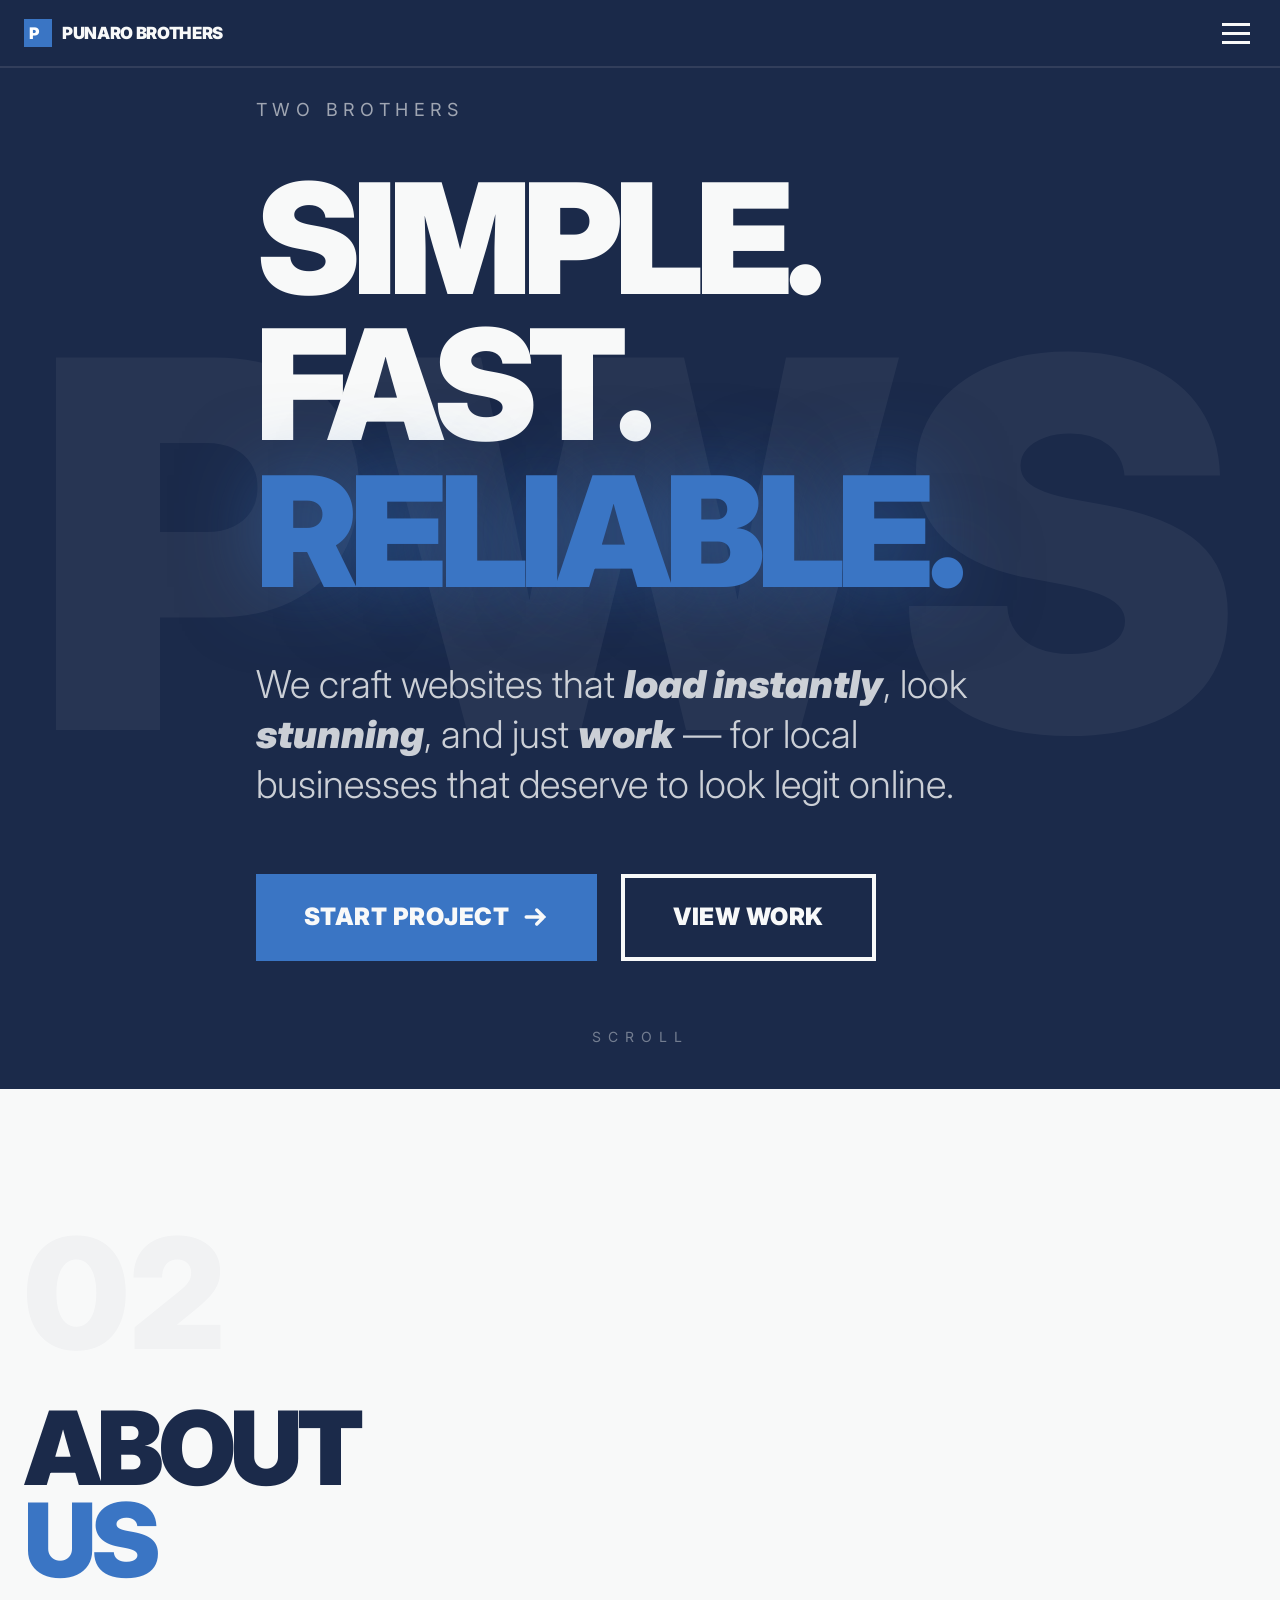
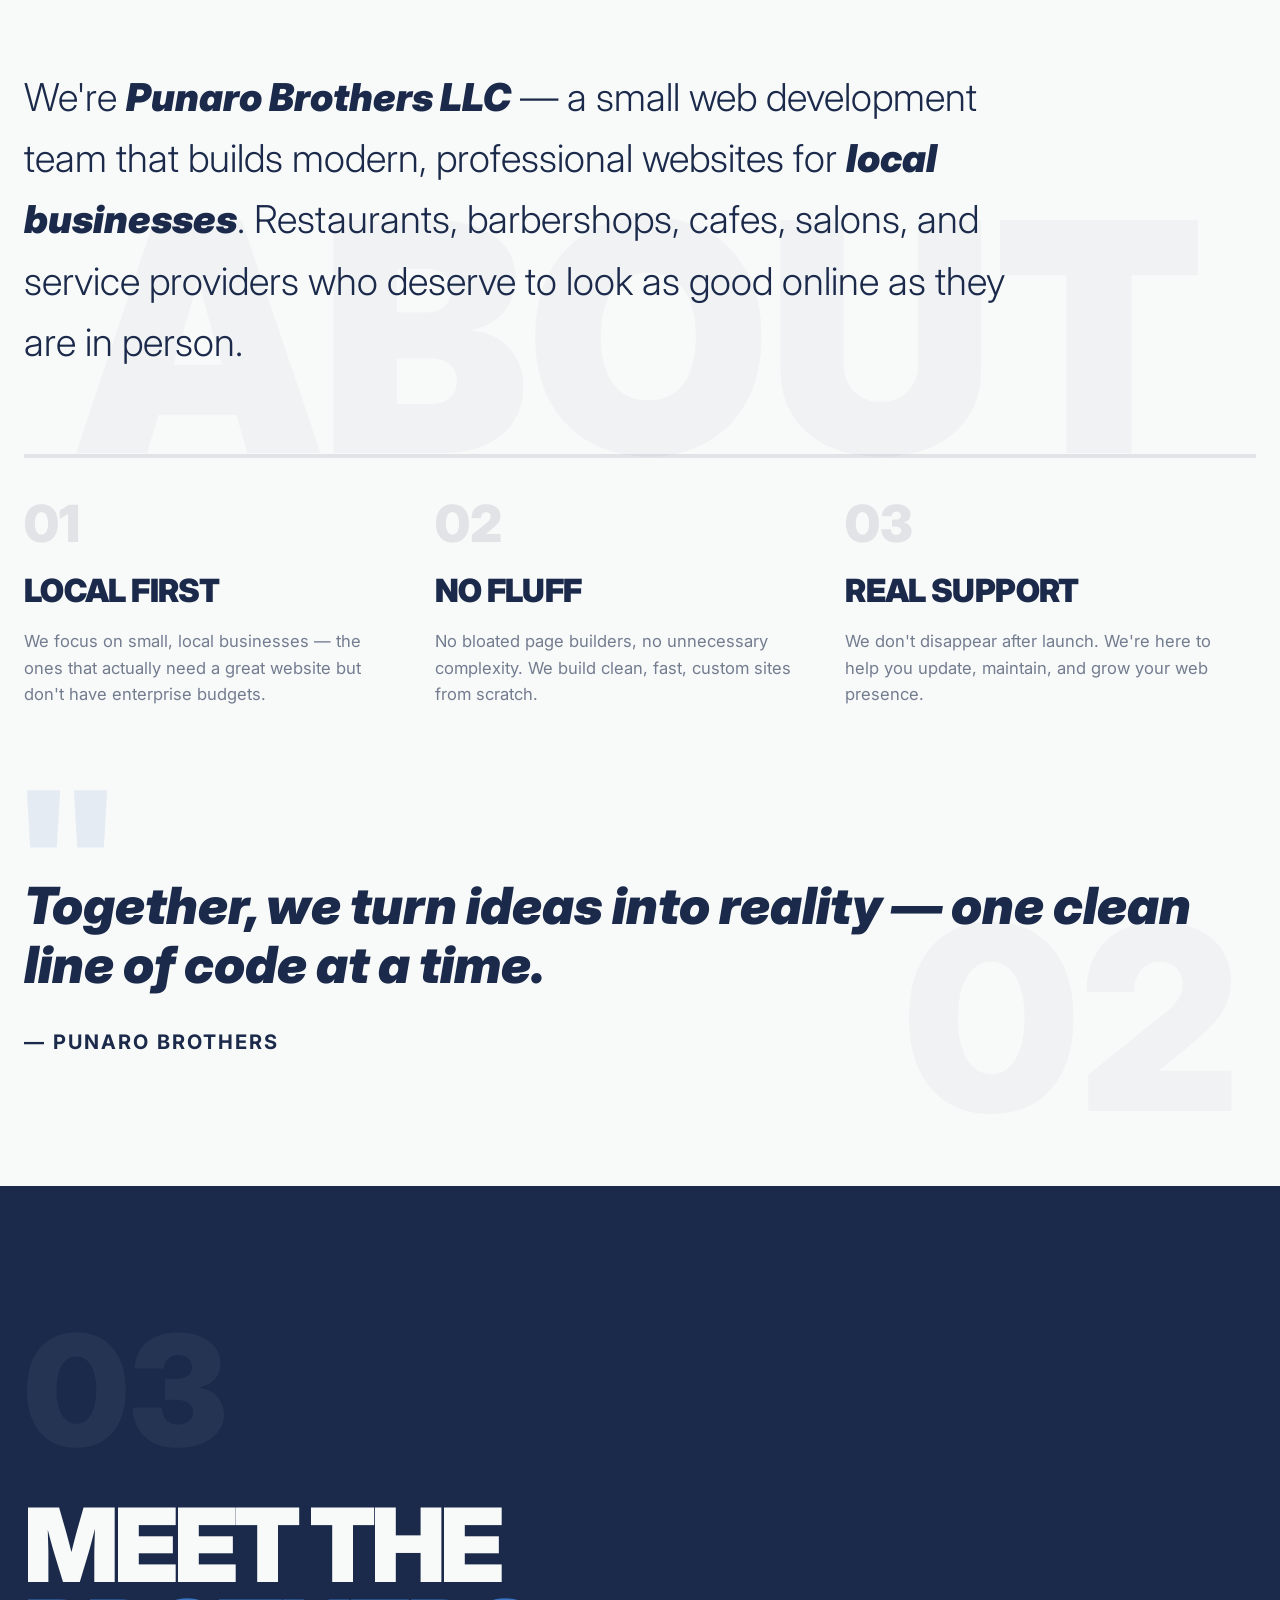
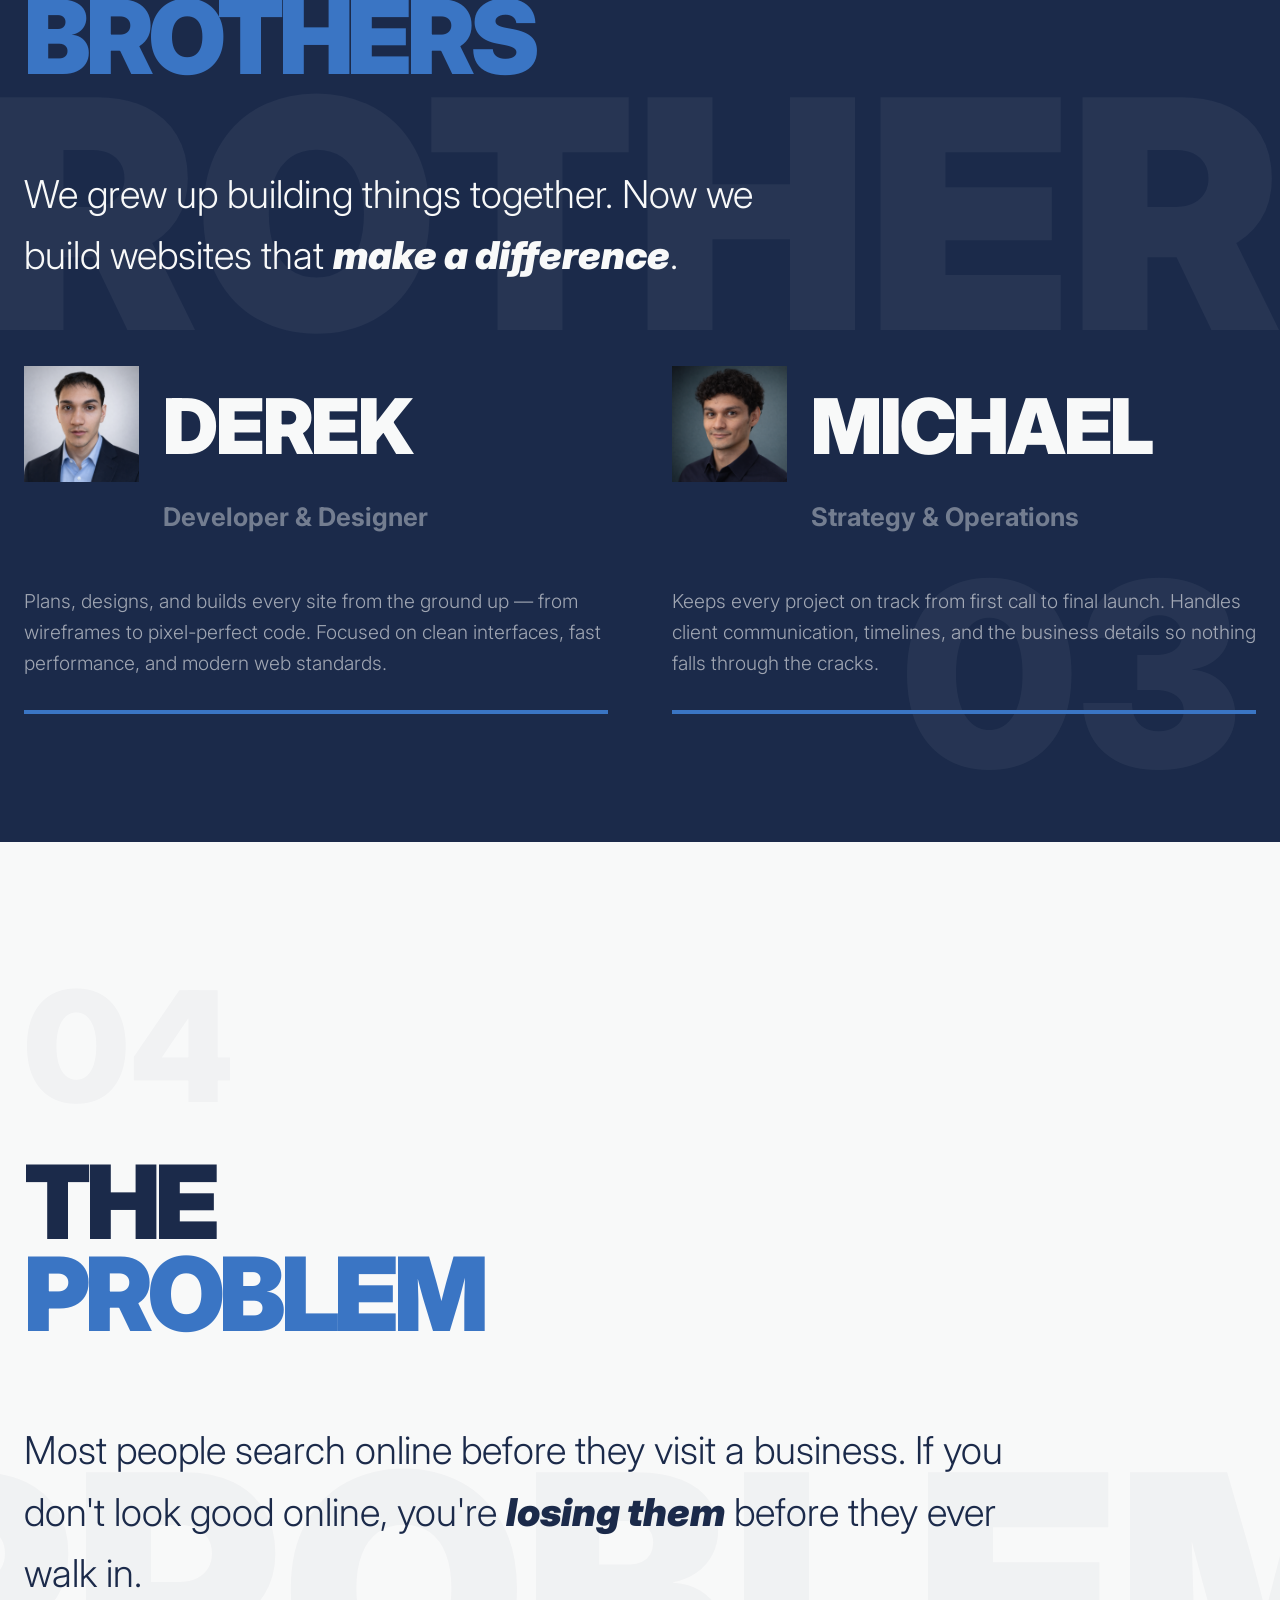
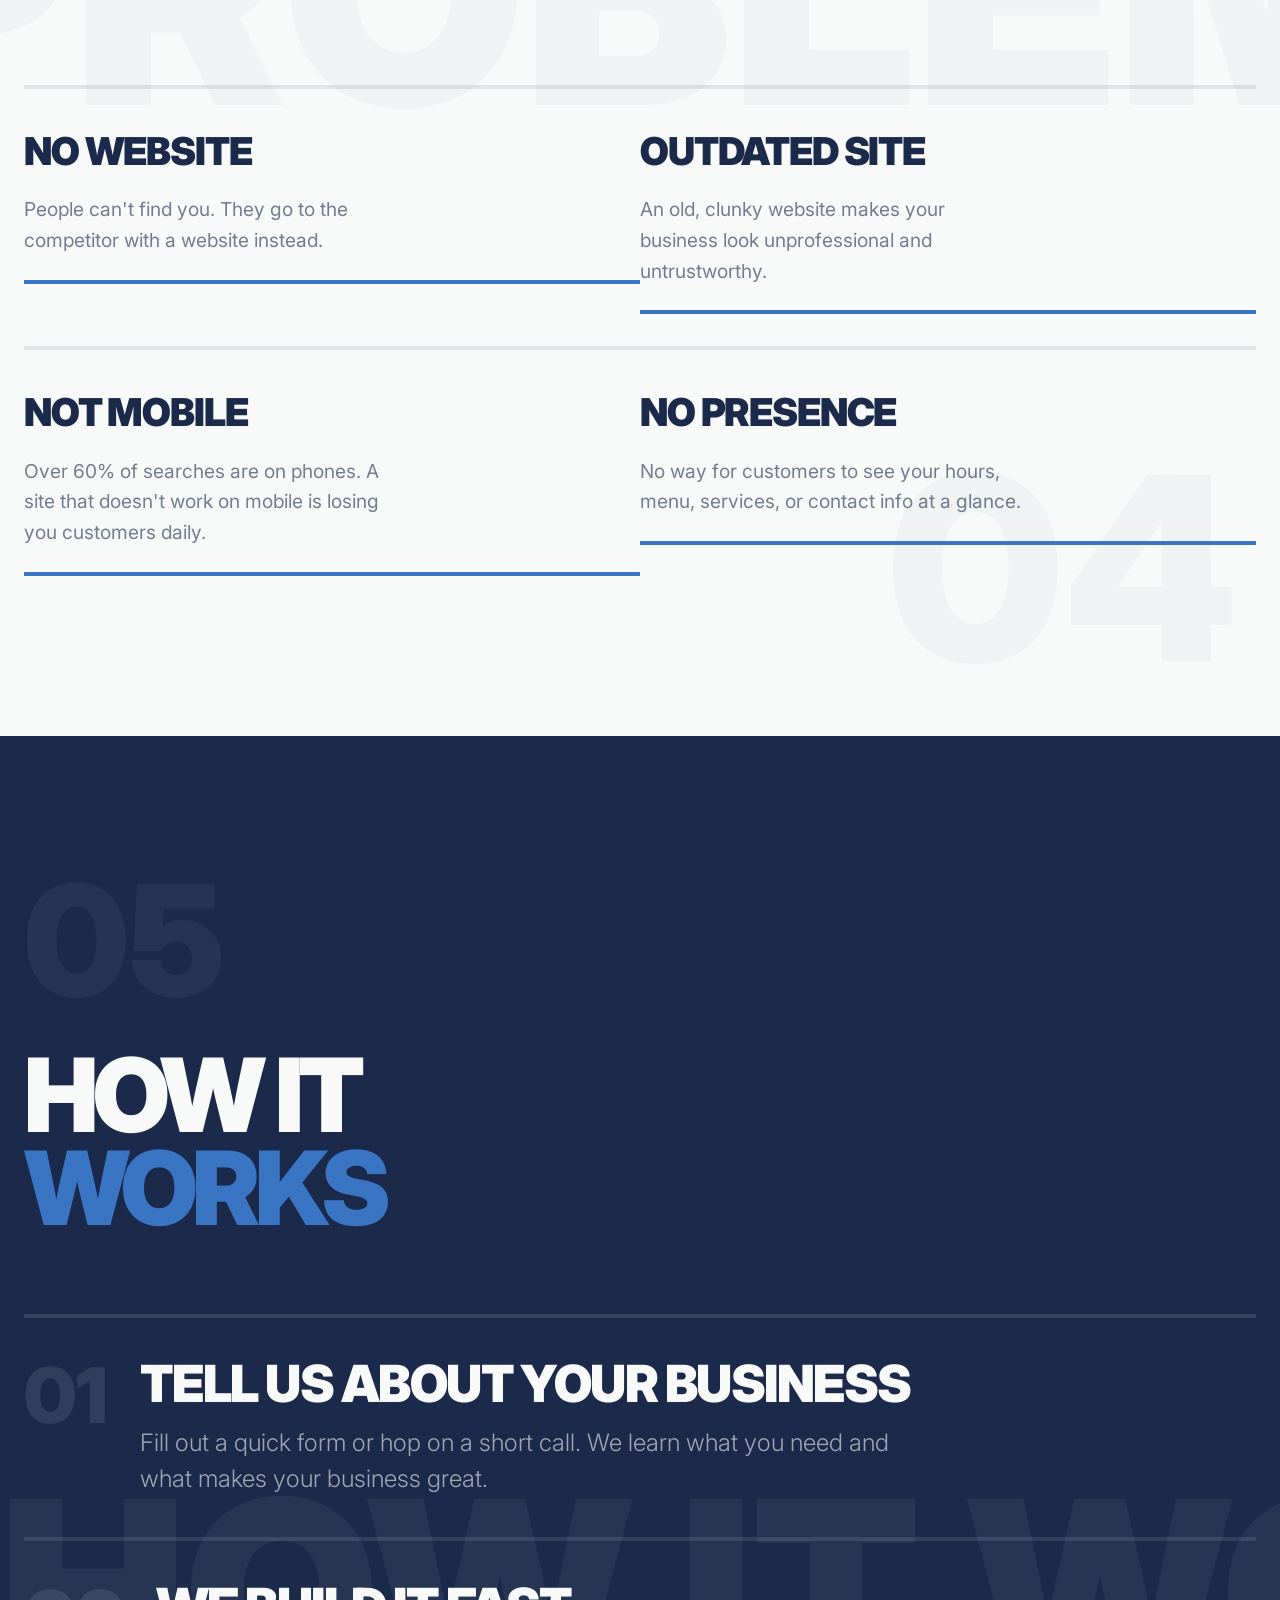
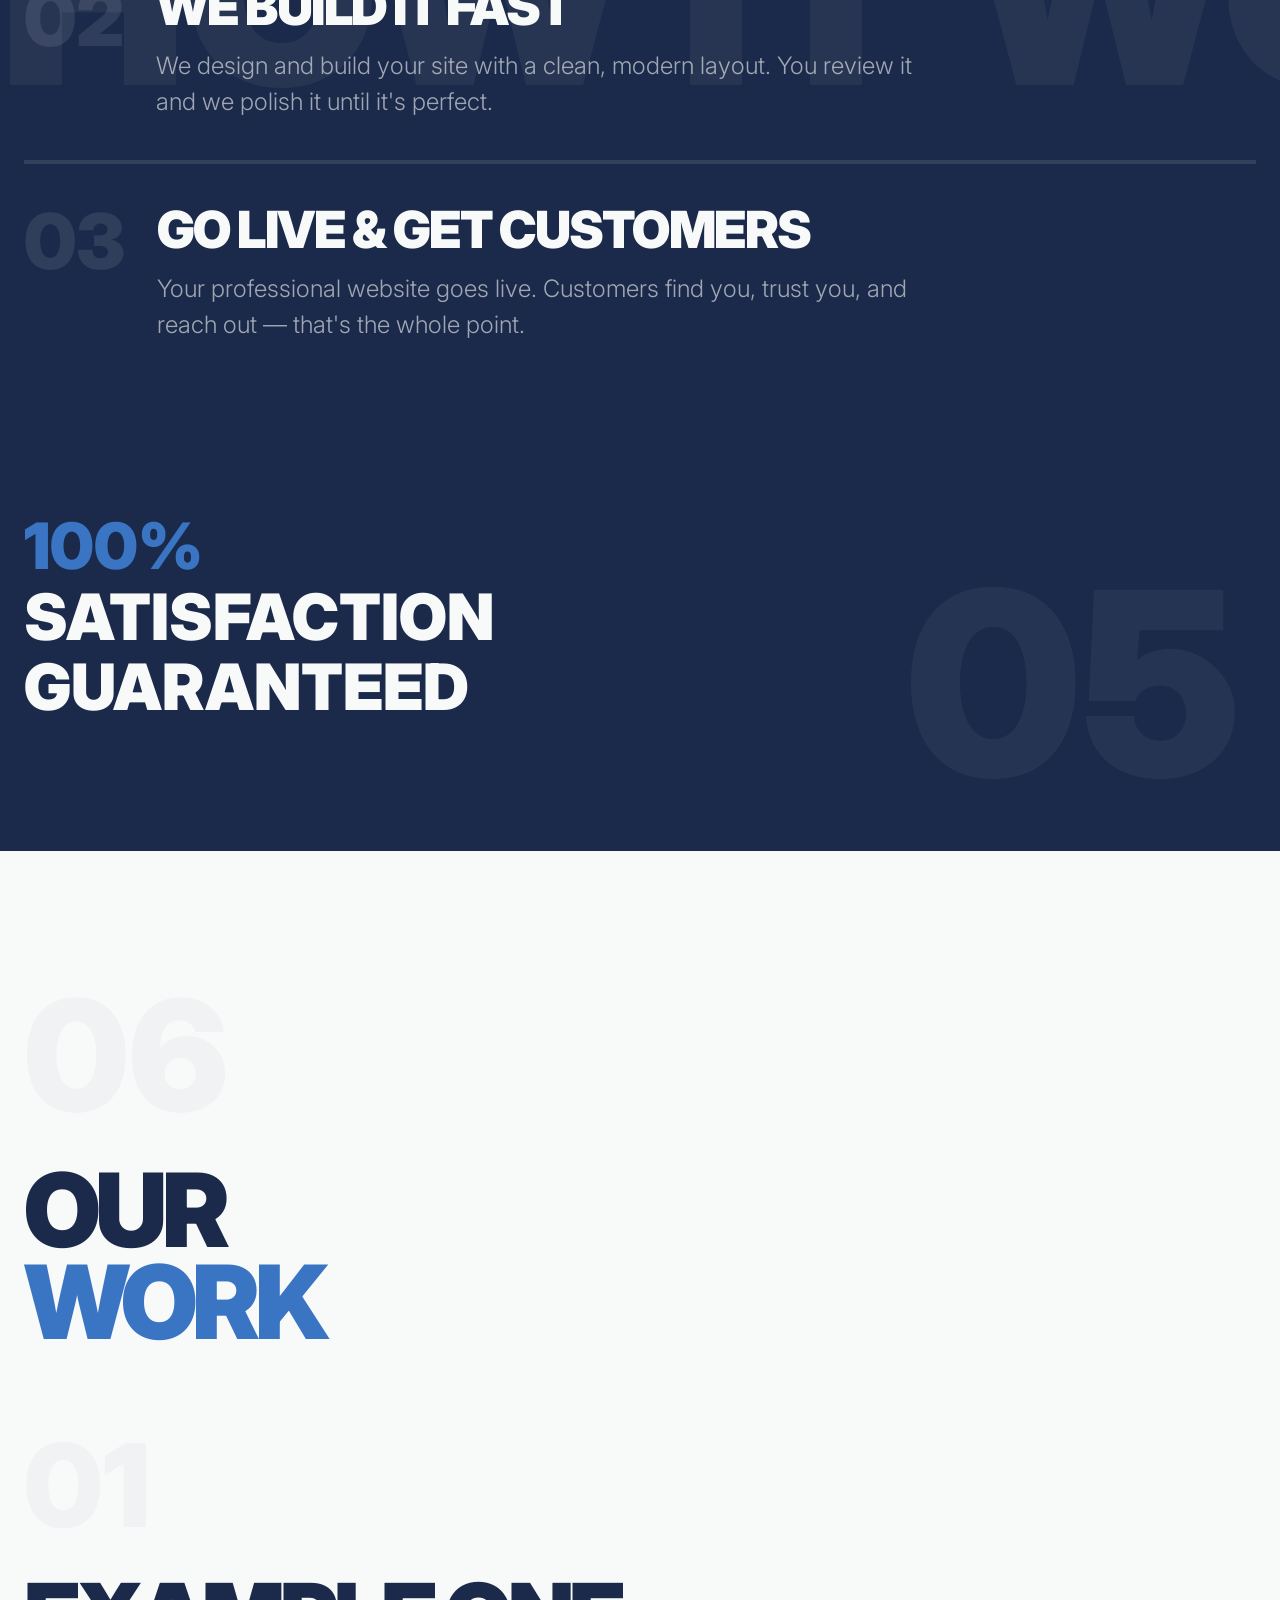
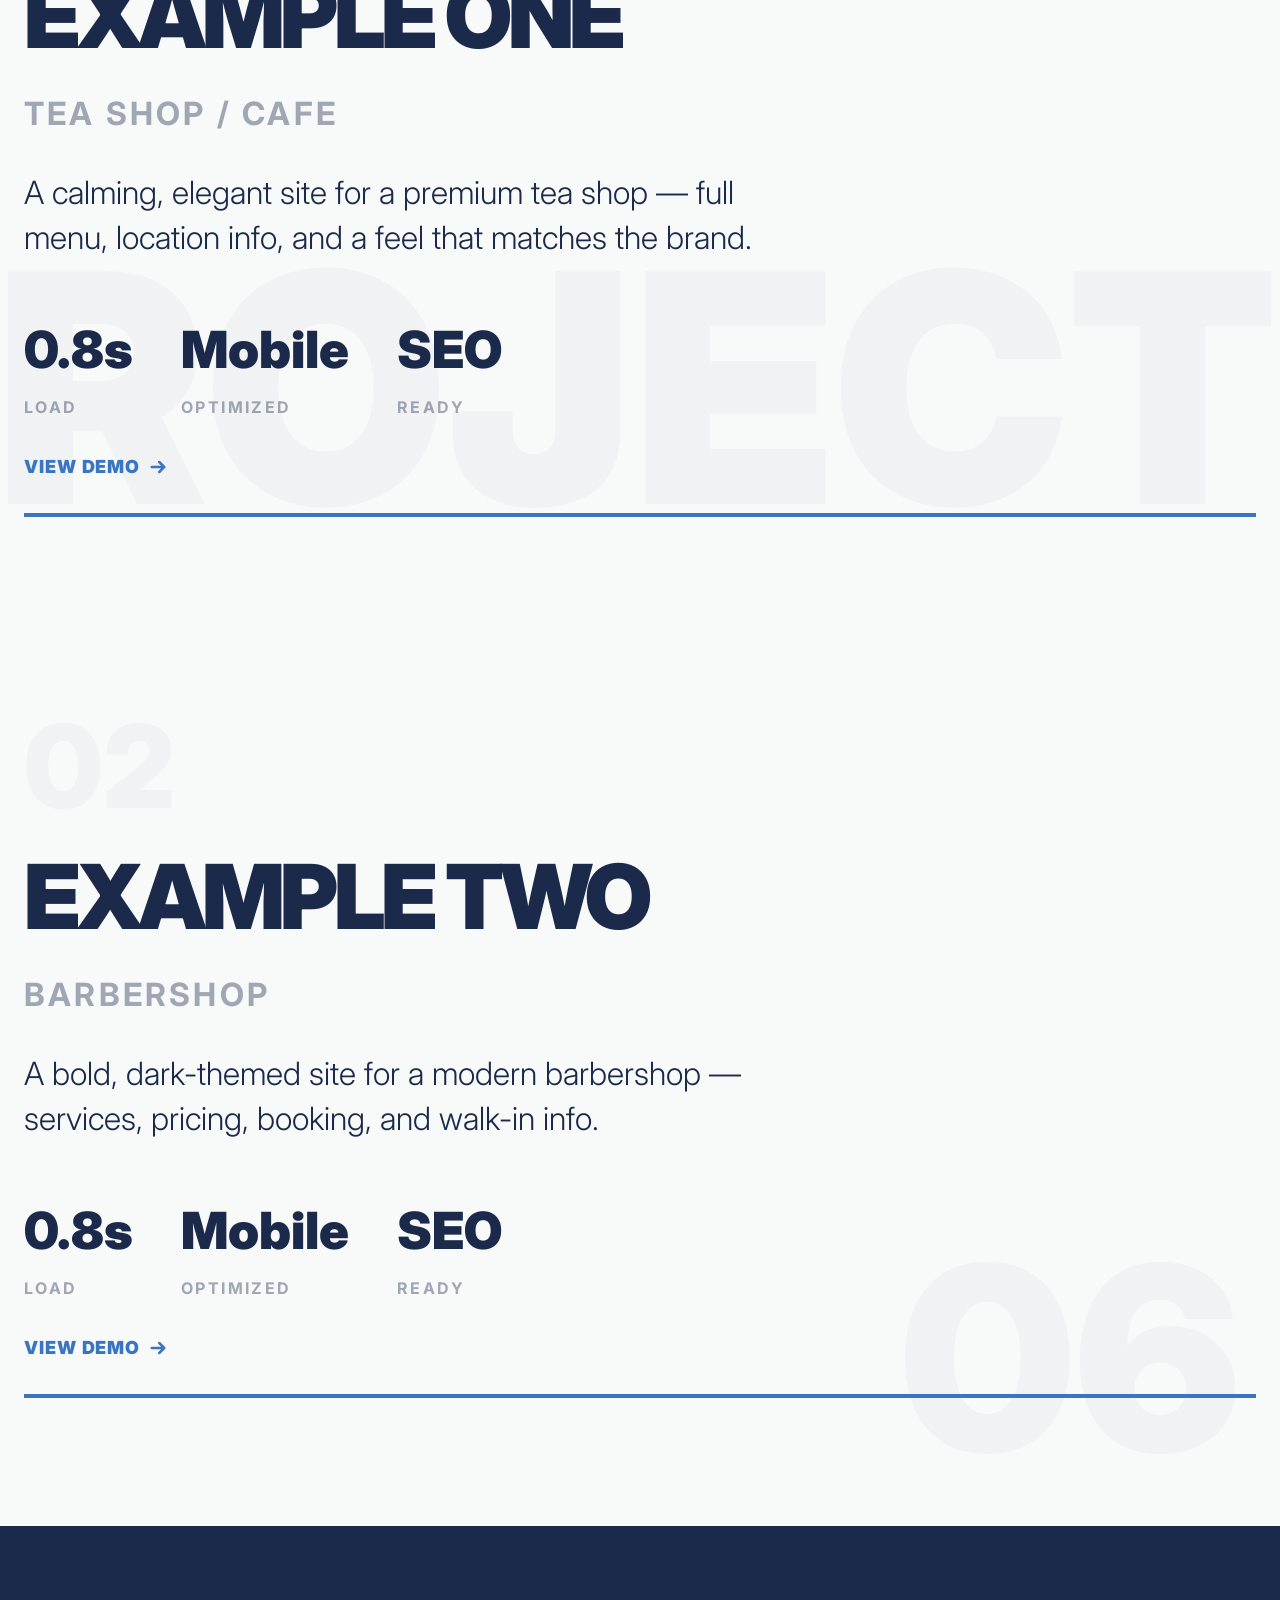
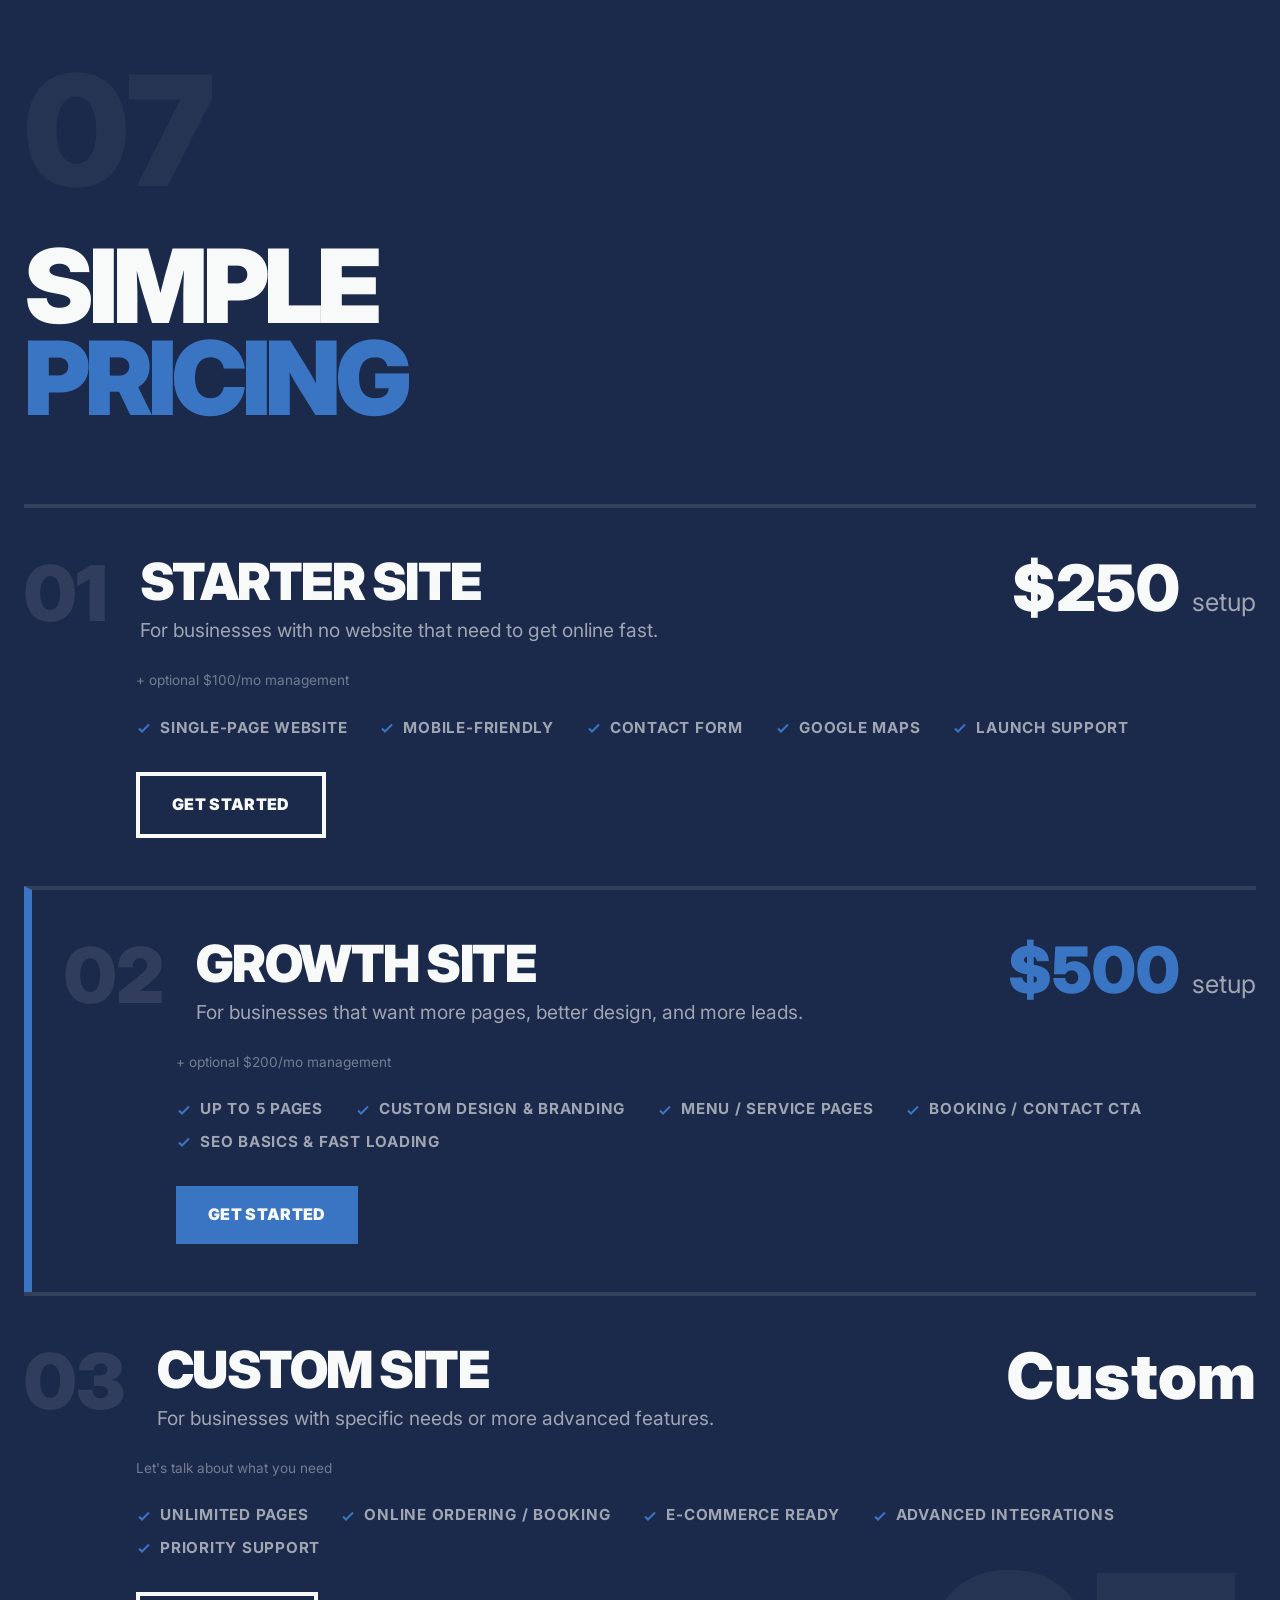
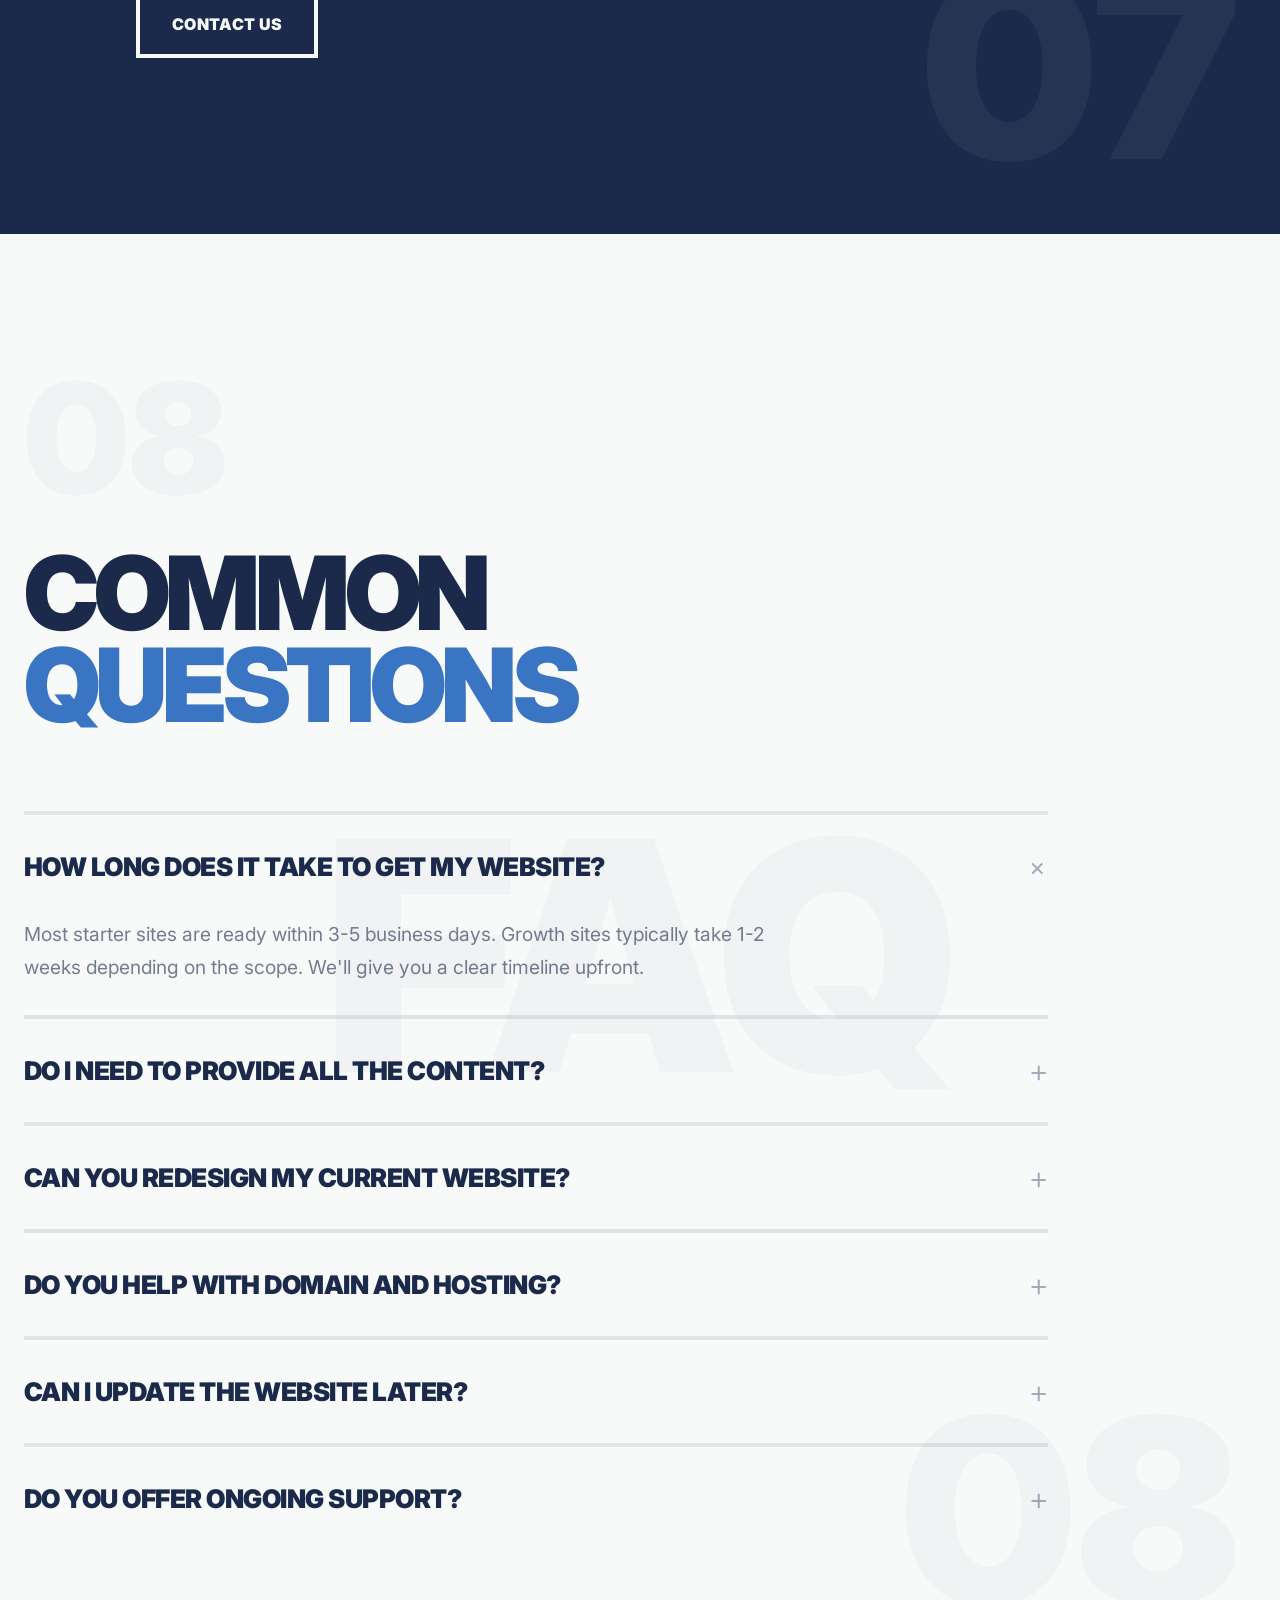
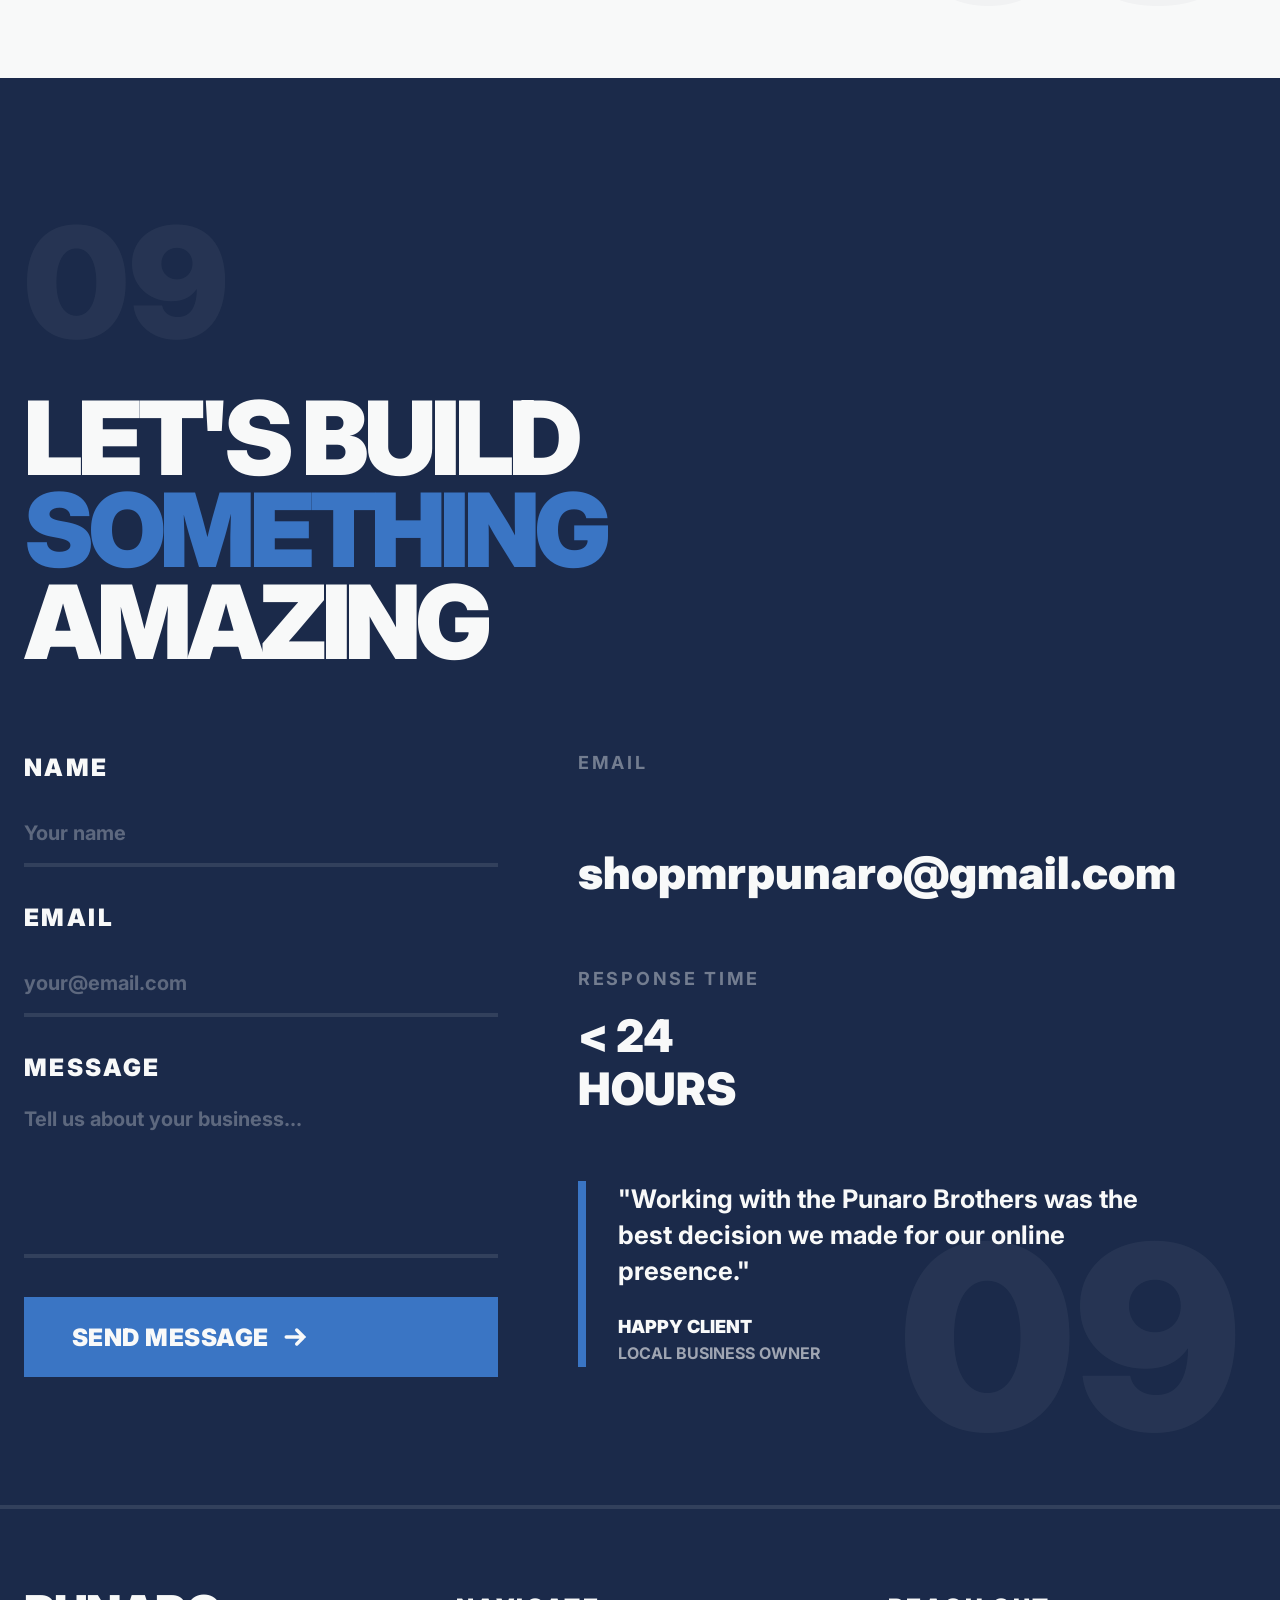
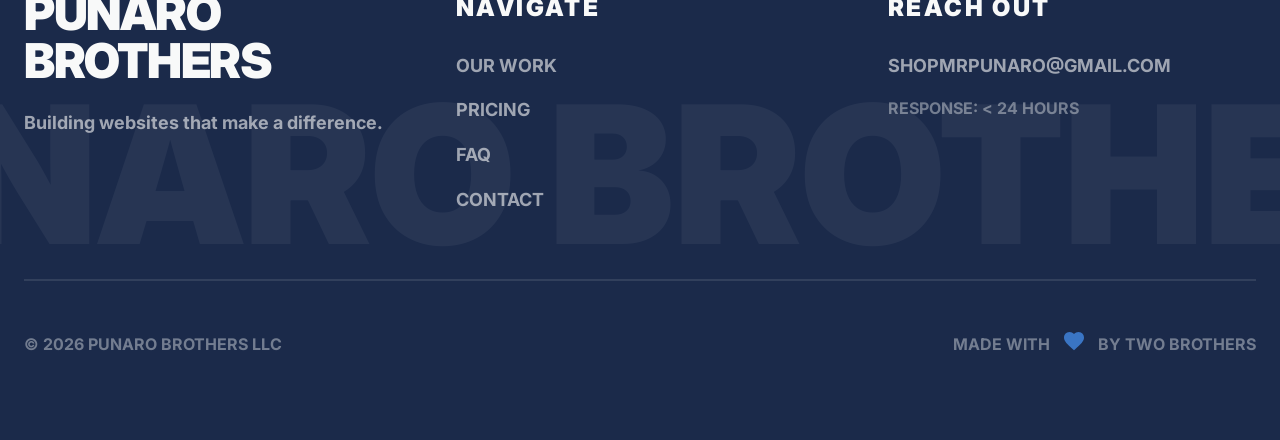
<file: index.html>
<!DOCTYPE html>
<html lang="en">
<head>
  <meta charset="UTF-8">
  <meta name="viewport" content="width=device-width, initial-scale=1.0">
  <title>Punaro Brothers LLC — Websites for Local Businesses</title>
  <meta name="description" content="We build modern, professional websites for local businesses — fast. Restaurants, cafes, barbershops, and more.">
  <link href="https://fonts.googleapis.com/css2?family=Inter:wght@300;400;500;600;700;800;900&display=swap" rel="stylesheet">
  <link rel="stylesheet" href="style.css">
</head>
<body>

<!-- ==================== NAV ==================== -->
<nav>
  <div class="nav-inner">
    <a href="#" class="nav-brand">
      <svg viewBox="0 0 28 28" fill="none" xmlns="http://www.w3.org/2000/svg">
        <rect width="28" height="28" fill="#3A75C4"/>
        <text x="5" y="20" font-family="Inter, sans-serif" font-weight="900" font-size="16" fill="white">P</text>
      </svg>
      Punaro Brothers
    </a>
    <!-- Menu button -->
    <button class="menu-btn" id="menu-btn" aria-label="Open menu">
      <span class="menu-btn__line"></span>
      <span class="menu-btn__line"></span>
      <span class="menu-btn__line"></span>
    </button>
  </div>
</nav>

<!-- Fullscreen menu overlay -->
<div class="menu-overlay" id="menu-overlay">
  <div class="menu-overlay__inner">
    <div class="menu-overlay__links">
      <a href="#about" class="menu-overlay__link" data-number="01">About Us</a>
      <a href="#bio" class="menu-overlay__link" data-number="02">Bio</a>
      <a href="#portfolio" class="menu-overlay__link" data-number="03">Our Work</a>
    </div>
    <div class="menu-overlay__footer">
      <p>contact@punarobrothers.com</p>
    </div>
  </div>
</div>

<!-- ==================== SECTION 01: HERO ==================== -->
<section class="hero">
  <!-- Rotating watermark -->
  <div class="section__watermark"><span>PWS</span></div>
  <!-- Background number -->
  <div class="hero__bg-number"></div>

  <div class="container">
    <!-- Intro text -->
    <div class="hero__intro">Two Brothers</div>

    <!-- Massive stacked words -->
    <div class="hero__words">
      <div class="hero__word">SIMPLE.</div>
      <div class="hero__word">FAST.</div>
      <div class="hero__word hero__word--accent">RELIABLE.</div>
    </div>

    <!-- Subtitle -->
    <p class="hero__subtitle">
      We craft websites that <strong>load instantly</strong>,
      look <strong>stunning</strong>, and
      just <strong>work</strong> — for local businesses that deserve to look legit online.
    </p>

    <!-- CTA buttons -->
    <div class="hero__buttons">
      <a href="#contact" class="btn btn-primary">
        Start Project
        <svg width="28" height="28" viewBox="0 0 16 16" fill="none" stroke="currentColor" stroke-width="2" stroke-linecap="round"><path d="M3 8h10M9 4l4 4-4 4"/></svg>
      </a>
      <a href="#portfolio" class="btn btn-outline">View Work</a>
    </div>
  </div>

  <!-- Scroll indicator -->
  <div class="hero__scroll">SCROLL</div>
</section>

<!-- ==================== ABOUT US ==================== -->
<section class="section section--light" id="about">
  <div class="section__watermark"><span>ABOUT</span></div>
  <div class="section__bg-number">02</div>

  <div class="container">
    <div class="section__number animate-on-scroll">02</div>

    <h2 class="section__heading animate-on-scroll">
      ABOUT<br><span class="accent">US</span>
    </h2>

    <p class="problem__intro animate-on-scroll">
      We're <strong>Punaro Brothers LLC</strong> — a small web development team that builds
      modern, professional websites for <strong>local businesses</strong>. Restaurants, barbershops,
      cafes, salons, and service providers who deserve to look as good online as they are in person.
    </p>

    <div class="about__values">
      <div class="about__value animate-on-scroll delay-100">
        <div class="about__value-number">01</div>
        <h3 class="about__value-title">Local First</h3>
        <p class="about__value-desc">We focus on small, local businesses — the ones that actually need a great website but don't have enterprise budgets.</p>
      </div>
      <div class="about__value animate-on-scroll delay-200">
        <div class="about__value-number">02</div>
        <h3 class="about__value-title">No Fluff</h3>
        <p class="about__value-desc">No bloated page builders, no unnecessary complexity. We build clean, fast, custom sites from scratch.</p>
      </div>
      <div class="about__value animate-on-scroll delay-300">
        <div class="about__value-number">03</div>
        <h3 class="about__value-title">Real Support</h3>
        <p class="about__value-desc">We don't disappear after launch. We're here to help you update, maintain, and grow your web presence.</p>
      </div>
    </div>

    <!-- Quote -->
    <div class="about__quote animate-on-scroll">
      <div class="about__quote-mark">"</div>
      <blockquote class="about__quote-text">
        Together, we turn ideas into reality — one clean line of <span class="accent">code</span> at a time.
      </blockquote>
      <p class="about__quote-attr">— PUNARO BROTHERS</p>
    </div>
  </div>
</section>

<!-- ==================== BIO ==================== -->
<section class="section section--dark" id="bio">
  <div class="section__watermark"><span>BROTHERS</span></div>
  <div class="section__bg-number">03</div>

  <div class="container">
    <div class="section__number animate-on-scroll">03</div>

    <h2 class="section__heading animate-on-scroll">
      MEET THE<br><span class="accent">BROTHERS</span>
    </h2>

    <p class="bio__intro animate-on-scroll">
      We grew up building things together. Now we build websites that
      <strong>make a difference</strong>.
    </p>

    <div class="bio__grid">
      <div class="bio__card animate-on-scroll delay-100">
        <div class="bio__card-header">
          <img src="assets/derek.jpg" alt="Derek" class="bio__card-img" />
          <div>
            <h3 class="bio__card-name">DEREK</h3>
            <p class="bio__card-role">Developer & Designer</p>
          </div>
        </div>

        <p class="bio__card-desc">Plans, designs, and builds every site from the ground up — from wireframes to pixel-perfect code. Focused on clean interfaces, fast performance, and modern web standards.</p>
        <div class="bio__card-line animate-line"></div>
      </div>

   <div class="bio__card animate-on-scroll delay-200">
        <div class="bio__card-header">
          <img src="assets/michael.jpg" alt="Michael" class="bio__card-img" />
          <div>
            <h3 class="bio__card-name">MICHAEL</h3>
            <p class="bio__card-role">Strategy & Operations</p>
          </div>
        </div>
        <p class="bio__card-desc">Keeps every project on track from first call to final launch. Handles client communication, timelines, and the business details so nothing falls through the cracks.</p>
        <div class="bio__card-line animate-line"></div>
</section>

<!-- ==================== SECTION: THE PROBLEM ==================== -->
<section class="section section--light" id="problem">
  <div class="section__watermark"><span>PROBLEM</span></div>
  <div class="section__bg-number">04</div>

  <div class="container">
    <div class="section__number animate-on-scroll">04</div>

    <h2 class="section__heading animate-on-scroll">
      THE<br><span class="accent">PROBLEM</span>
    </h2>

    <p class="problem__intro animate-on-scroll">
      Most people search online before they visit a business. If you don't look good online,
      you're <strong>losing them</strong> before they ever walk in.
    </p>

    <div class="problem__grid">
      <div class="problem__item animate-on-scroll delay-100">
        <div class="problem__item-title">No Website</div>
        <p class="problem__item-desc">People can't find you. They go to the competitor with a website instead.</p>
        <div class="problem__item-line animate-line"></div>
      </div>
      <div class="problem__item animate-on-scroll delay-200">
        <div class="problem__item-title">Outdated Site</div>
        <p class="problem__item-desc">An old, clunky website makes your business look unprofessional and untrustworthy.</p>
        <div class="problem__item-line animate-line"></div>
      </div>
      <div class="problem__item animate-on-scroll delay-300">
        <div class="problem__item-title">Not Mobile</div>
        <p class="problem__item-desc">Over 60% of searches are on phones. A site that doesn't work on mobile is losing you customers daily.</p>
        <div class="problem__item-line animate-line"></div>
      </div>
      <div class="problem__item animate-on-scroll delay-400">
        <div class="problem__item-title">No Presence</div>
        <p class="problem__item-desc">No way for customers to see your hours, menu, services, or contact info at a glance.</p>
        <div class="problem__item-line animate-line"></div>
      </div>
    </div>
  </div>
</section>

<!-- ==================== SECTION 05: HOW IT WORKS ==================== -->
<section class="section section--dark" id="process">
  <div class="process__marquee"><span>HOW IT WORKS &middot; HOW IT WORKS &middot; HOW IT WORKS &middot; HOW IT WORKS &middot;&nbsp;</span></div>
  <div class="section__bg-number">05</div>

  <div class="container">
    <div class="section__number animate-on-scroll">05</div>

    <h2 class="section__heading animate-on-scroll">
      HOW IT<br><span class="accent">WORKS</span>
    </h2>

    <div class="process__steps">
      <div class="process__step animate-on-scroll delay-100">
        <div class="process__step-inner">
          <div class="process__step-number">01</div>
          <div class="process__step-content">
            <h3 class="process__step-title">Tell Us About Your Business</h3>
            <p class="process__step-desc">Fill out a quick form or hop on a short call. We learn what you need and what makes your business great.</p>
          </div>
        </div>
      </div>
      <div class="process__step animate-on-scroll delay-200">
        <div class="process__step-inner">
          <div class="process__step-number">02</div>
          <div class="process__step-content">
            <h3 class="process__step-title">We Build It Fast</h3>
            <p class="process__step-desc">We design and build your site with a clean, modern layout. You review it and we polish it until it's perfect.</p>
          </div>
        </div>
      </div>
      <div class="process__step animate-on-scroll delay-300">
        <div class="process__step-inner">
          <div class="process__step-number">03</div>
          <div class="process__step-content">
            <h3 class="process__step-title">Go Live &amp; Get Customers</h3>
            <p class="process__step-desc">Your professional website goes live. Customers find you, trust you, and reach out — that's the whole point.</p>
          </div>
        </div>
      </div>
    </div>

    <!-- Bottom statement -->
    <div class="animate-on-scroll" style="margin-top: 8rem;">
      <div style="font-size: clamp(2.5rem, 5vw, 4.5rem); font-weight: 900; line-height: 1.1; text-transform: uppercase;">
        <span style="color: var(--accent);">100%</span><br>
        SATISFACTION<br>
        GUARANTEED
      </div>
    </div>
  </div>
</section>

<!-- ==================== SECTION 06: OUR WORK ==================== -->
<section class="section section--light" id="portfolio">
  <div class="section__watermark"><span>PROJECTS</span></div>
  <div class="section__bg-number">06</div>

  <div class="container">
    <div class="section__number animate-on-scroll">06</div>

    <h2 class="section__heading animate-on-scroll">
      OUR<br><span class="accent">WORK</span>
    </h2>

    <div class="portfolio__projects">

      <!-- Jade Leaf Tea House -->
      <div class="portfolio__project animate-on-scroll">
        <div class="portfolio__project-number">01</div>
        <div class="portfolio__project-title">EXAMPLE ONE</div>
        <div class="portfolio__project-category">Tea Shop / Cafe</div>
        <p class="portfolio__project-desc">A calming, elegant site for a premium tea shop — full menu, location info, and a feel that matches the brand.</p>
        <div class="portfolio__project-stats">
          <div>
            <div class="portfolio__stat-value">0.8s</div>
            <div class="portfolio__stat-label">LOAD</div>
          </div>
          <div>
            <div class="portfolio__stat-value">Mobile</div>
            <div class="portfolio__stat-label">OPTIMIZED</div>
          </div>
          <div>
            <div class="portfolio__stat-value">SEO</div>
            <div class="portfolio__stat-label">READY</div>
          </div>
        </div>
        <a href="demos/jade-leaf-tea-house/index.html" class="portfolio__project-link" target="_blank">
          View Demo
          <svg viewBox="0 0 16 16" fill="none" stroke="currentColor" stroke-width="2" stroke-linecap="round"><path d="M3 8h10M9 4l4 4-4 4"/></svg>
        </a>
        <div class="portfolio__project-line animate-line"></div>
      </div>

      <!-- Razor & Co. Barbershop -->
      <div class="portfolio__project animate-on-scroll">
        <div class="portfolio__project-number">02</div>
        <div class="portfolio__project-title">EXAMPLE TWO</div>
        <div class="portfolio__project-category">Barbershop</div>
        <p class="portfolio__project-desc">A bold, dark-themed site for a modern barbershop — services, pricing, booking, and walk-in info.</p>
        <div class="portfolio__project-stats">
          <div>
            <div class="portfolio__stat-value">0.8s</div>
            <div class="portfolio__stat-label">LOAD</div>
          </div>
          <div>
            <div class="portfolio__stat-value">Mobile</div>
            <div class="portfolio__stat-label">OPTIMIZED</div>
          </div>
          <div>
            <div class="portfolio__stat-value">SEO</div>
            <div class="portfolio__stat-label">READY</div>
          </div>
        </div>
        <a href="demos/barber-demo/index.html" class="portfolio__project-link" target="_blank">
          View Demo
          <svg viewBox="0 0 16 16" fill="none" stroke="currentColor" stroke-width="2" stroke-linecap="round"><path d="M3 8h10M9 4l4 4-4 4"/></svg>
        </a>
        <div class="portfolio__project-line animate-line"></div>
      </div>

    </div>
  </div>
</section>

<!-- ==================== SECTION 07: PRICING ==================== -->
<section class="section section--dark" id="pricing">
  <div class="section__bg-number">07</div>

  <div class="container">
    <div class="section__number animate-on-scroll">07</div>

    <h2 class="section__heading animate-on-scroll">
      SIMPLE<br><span class="accent">PRICING</span>
    </h2>

    <div class="pricing__tiers">

      <!-- Starter -->
      <div class="pricing__tier animate-on-scroll delay-100">
        <div class="pricing__tier-header">
          <div class="pricing__tier-number">01</div>
          <div class="pricing__tier-info">
            <div class="pricing__tier-name">Starter Site</div>
            <div class="pricing__tier-desc">For businesses with no website that need to get online fast.</div>
          </div>
          <div class="pricing__tier-price">$250 <span>setup</span></div>
        </div>
        <div class="pricing__tier-note">+ optional $100/mo management</div>
        <ul class="pricing__tier-features">
          <li><svg viewBox="0 0 16 16" fill="none" stroke="currentColor" stroke-width="2"><path d="M3 8.5l3 3 7-7"/></svg> Single-page website</li>
          <li><svg viewBox="0 0 16 16" fill="none" stroke="currentColor" stroke-width="2"><path d="M3 8.5l3 3 7-7"/></svg> Mobile-friendly</li>
          <li><svg viewBox="0 0 16 16" fill="none" stroke="currentColor" stroke-width="2"><path d="M3 8.5l3 3 7-7"/></svg> Contact form</li>
          <li><svg viewBox="0 0 16 16" fill="none" stroke="currentColor" stroke-width="2"><path d="M3 8.5l3 3 7-7"/></svg> Google Maps</li>
          <li><svg viewBox="0 0 16 16" fill="none" stroke="currentColor" stroke-width="2"><path d="M3 8.5l3 3 7-7"/></svg> Launch support</li>
        </ul>
        <div class="pricing__tier-cta">
          <a href="#contact" class="btn btn-outline btn--sm">Get Started</a>
        </div>
      </div>

      <!-- Growth (featured) -->
      <div class="pricing__tier pricing__tier--featured animate-on-scroll delay-200">
        <div class="pricing__tier-header">
          <div class="pricing__tier-number">02</div>
          <div class="pricing__tier-info">
            <div class="pricing__tier-name">Growth Site</div>
            <div class="pricing__tier-desc">For businesses that want more pages, better design, and more leads.</div>
          </div>
          <div class="pricing__tier-price">$500 <span>setup</span></div>
        </div>
        <div class="pricing__tier-note">+ optional $200/mo management</div>
        <ul class="pricing__tier-features">
          <li><svg viewBox="0 0 16 16" fill="none" stroke="currentColor" stroke-width="2"><path d="M3 8.5l3 3 7-7"/></svg> Up to 5 pages</li>
          <li><svg viewBox="0 0 16 16" fill="none" stroke="currentColor" stroke-width="2"><path d="M3 8.5l3 3 7-7"/></svg> Custom design &amp; branding</li>
          <li><svg viewBox="0 0 16 16" fill="none" stroke="currentColor" stroke-width="2"><path d="M3 8.5l3 3 7-7"/></svg> Menu / service pages</li>
          <li><svg viewBox="0 0 16 16" fill="none" stroke="currentColor" stroke-width="2"><path d="M3 8.5l3 3 7-7"/></svg> Booking / contact CTA</li>
          <li><svg viewBox="0 0 16 16" fill="none" stroke="currentColor" stroke-width="2"><path d="M3 8.5l3 3 7-7"/></svg> SEO basics &amp; fast loading</li>
        </ul>
        <div class="pricing__tier-cta">
          <a href="#contact" class="btn btn-primary btn--sm">Get Started</a>
        </div>
      </div>

      <!-- Custom -->
      <div class="pricing__tier animate-on-scroll delay-300">
        <div class="pricing__tier-header">
          <div class="pricing__tier-number">03</div>
          <div class="pricing__tier-info">
            <div class="pricing__tier-name">Custom Site</div>
            <div class="pricing__tier-desc">For businesses with specific needs or more advanced features.</div>
          </div>
          <div class="pricing__tier-price">Custom</div>
        </div>
        <div class="pricing__tier-note">Let's talk about what you need</div>
        <ul class="pricing__tier-features">
          <li><svg viewBox="0 0 16 16" fill="none" stroke="currentColor" stroke-width="2"><path d="M3 8.5l3 3 7-7"/></svg> Unlimited pages</li>
          <li><svg viewBox="0 0 16 16" fill="none" stroke="currentColor" stroke-width="2"><path d="M3 8.5l3 3 7-7"/></svg> Online ordering / booking</li>
          <li><svg viewBox="0 0 16 16" fill="none" stroke="currentColor" stroke-width="2"><path d="M3 8.5l3 3 7-7"/></svg> E-commerce ready</li>
          <li><svg viewBox="0 0 16 16" fill="none" stroke="currentColor" stroke-width="2"><path d="M3 8.5l3 3 7-7"/></svg> Advanced integrations</li>
          <li><svg viewBox="0 0 16 16" fill="none" stroke="currentColor" stroke-width="2"><path d="M3 8.5l3 3 7-7"/></svg> Priority support</li>
        </ul>
        <div class="pricing__tier-cta">
          <a href="#contact" class="btn btn-outline btn--sm">Contact Us</a>
        </div>
      </div>

    </div>
  </div>
</section>

<!-- ==================== SECTION 08: FAQ ==================== -->
<section class="section section--light" id="faq">
  <div class="section__watermark"><span>FAQ</span></div>
  <div class="section__bg-number">08</div>

  <div class="container">
    <div class="section__number animate-on-scroll">08</div>

    <h2 class="section__heading animate-on-scroll">
      COMMON<br><span class="accent">QUESTIONS</span>
    </h2>

    <div class="faq__list">

      <div class="faq-item active animate-on-scroll delay-100">
        <button class="faq-question">
          How long does it take to get my website?
          <span class="faq-icon">+</span>
        </button>
        <div class="faq-answer">
          <p>Most starter sites are ready within 3-5 business days. Growth sites typically take 1-2 weeks depending on the scope. We'll give you a clear timeline upfront.</p>
        </div>
      </div>

      <div class="faq-item animate-on-scroll delay-200">
        <button class="faq-question">
          Do I need to provide all the content?
          <span class="faq-icon">+</span>
        </button>
        <div class="faq-answer">
          <p>Not necessarily. We'll guide you through what we need. If you have photos, menus, or service info, great — send it over. If not, we can help with placeholder content and get you started.</p>
        </div>
      </div>

      <div class="faq-item animate-on-scroll delay-200">
        <button class="faq-question">
          Can you redesign my current website?
          <span class="faq-icon">+</span>
        </button>
        <div class="faq-answer">
          <p>Absolutely. If you already have a website that's outdated or not working well, we can give it a complete refresh with a modern, clean design.</p>
        </div>
      </div>

      <div class="faq-item animate-on-scroll delay-300">
        <button class="faq-question">
          Do you help with domain and hosting?
          <span class="faq-icon">+</span>
        </button>
        <div class="faq-answer">
          <p>Yes — we handle domain registration, hosting setup, and all the technical details. You don't have to worry about any of that.</p>
        </div>
      </div>

      <div class="faq-item animate-on-scroll delay-300">
        <button class="faq-question">
          Can I update the website later?
          <span class="faq-icon">+</span>
        </button>
        <div class="faq-answer">
          <p>Of course. With our monthly management plan, we handle updates for you. Or, if you prefer, we can set your site up so you can make simple changes yourself.</p>
        </div>
      </div>

      <div class="faq-item animate-on-scroll delay-400">
        <button class="faq-question">
          Do you offer ongoing support?
          <span class="faq-icon">+</span>
        </button>
        <div class="faq-answer">
          <p>Yes. Our optional monthly plans include site updates, security, backups, and priority support. You're never stuck figuring things out alone.</p>
        </div>
      </div>

    </div>
  </div>
</section>

<!-- ==================== SECTION 09: CONTACT ==================== -->
<section class="section section--dark" id="contact">
  <!-- Rotating watermark -->
  <div class="section__watermark" style="opacity: 0.05;">
    <span style="animation: rotate-slow 100s linear infinite;">CONTACT</span>
  </div>
  <div class="section__bg-number">09</div>

  <div class="container">
    <div class="section__number animate-on-scroll">09</div>

    <h2 class="section__heading animate-on-scroll">
      LET'S BUILD<br>
      <span class="accent">SOMETHING</span><br>
      AMAZING
    </h2>

    <div class="contact__grid">
      <!-- Form -->
      <div class="animate-on-scroll animate-on-scroll--left">
        <form class="contact__form" id="contact-form">
          <div>
            <label class="contact__label" for="name">Name</label>
            <input class="contact__input" type="text" id="name" placeholder="Your name" required>
          </div>
          <div>
            <label class="contact__label" for="email">Email</label>
            <input class="contact__input" type="email" id="email" placeholder="your@email.com" required>
          </div>
          <div>
            <label class="contact__label" for="message">Message</label>
            <textarea class="contact__textarea" id="message" rows="5" placeholder="Tell us about your business..." required></textarea>
          </div>
          <button type="submit" class="btn btn-primary contact__submit">
            Send Message
            <svg width="24" height="24" viewBox="0 0 16 16" fill="none" stroke="currentColor" stroke-width="2" stroke-linecap="round"><path d="M3 8h10M9 4l4 4-4 4"/></svg>
          </button>
        </form>
      </div>

      <!-- Info -->
      <div class="contact__info animate-on-scroll animate-on-scroll--right">
        <div>
          <div class="contact__info-label">Email</div>
          <div class="contact__info-value">
            <a href="mailto:shopmrpunaro@gmail.com"><br>shopmrpunaro@gmail.com</a>
          </div>
        </div>
        <div>
          <div class="contact__info-label">Response Time</div>
          <div class="contact__info-value">&lt; 24<br>HOURS</div>
        </div>
        <div class="contact__testimonial">
          <p class="contact__testimonial-quote">"Working with the Punaro Brothers was the best decision we made for our online presence."</p>
          <div>
            <p class="contact__testimonial-author">Happy Client</p>
            <p class="contact__testimonial-role">Local Business Owner</p>
          </div>
        </div>
      </div>
    </div>
  </div>
</section>

<!-- ==================== FOOTER ==================== -->
<footer>
  <div class="footer__watermark"><span>PUNARO BROTHERS</span></div>

  <div class="footer__inner">
    <div class="footer__grid">
      <!-- Brand -->
      <div>
        <div class="footer__brand-name">PUNARO<br>BROTHERS</div>
        <p class="footer__brand-tagline">Building websites that make a difference.</p>
      </div>

      <!-- Navigation -->
      <div>
        <h4 class="footer__col-title">Navigate</h4>
        <ul class="footer__links">
          <li><a href="#portfolio">Our Work</a></li>
          <li><a href="#pricing">Pricing</a></li>
          <li><a href="#faq">FAQ</a></li>
          <li><a href="#contact">Contact</a></li>
        </ul>
      </div>

      <!-- Contact -->
      <div>
        <h4 class="footer__col-title">Reach Out</h4>
        <a href="mailto:shopmrpunaro@gmail.com" class="footer__contact-email">shopmrpunaro@gmail.com</a>
        <p class="footer__contact-response">Response: &lt; 24 hours</p>
      </div>
    </div>

    <!-- Bottom bar -->
    <div class="footer__bottom">
      <p class="footer__copy">&copy; 2026 Punaro Brothers LLC</p>
      <div class="footer__made">
        <span>Made with</span>
        <span class="footer__heart">
          <svg viewBox="0 0 24 24" fill="currentColor"><path d="M12 21.35l-1.45-1.32C5.4 15.36 2 12.28 2 8.5 2 5.42 4.42 3 7.5 3c1.74 0 3.41.81 4.5 2.09C13.09 3.81 14.76 3 16.5 3 19.58 3 22 5.42 22 8.5c0 3.78-3.4 6.86-8.55 11.54L12 21.35z"/></svg>
        </span>
        <span>by Two Brothers</span>
      </div>
    </div>
  </div>
</footer>

<script src="script.js"></script>
</body>
</html>
</file>
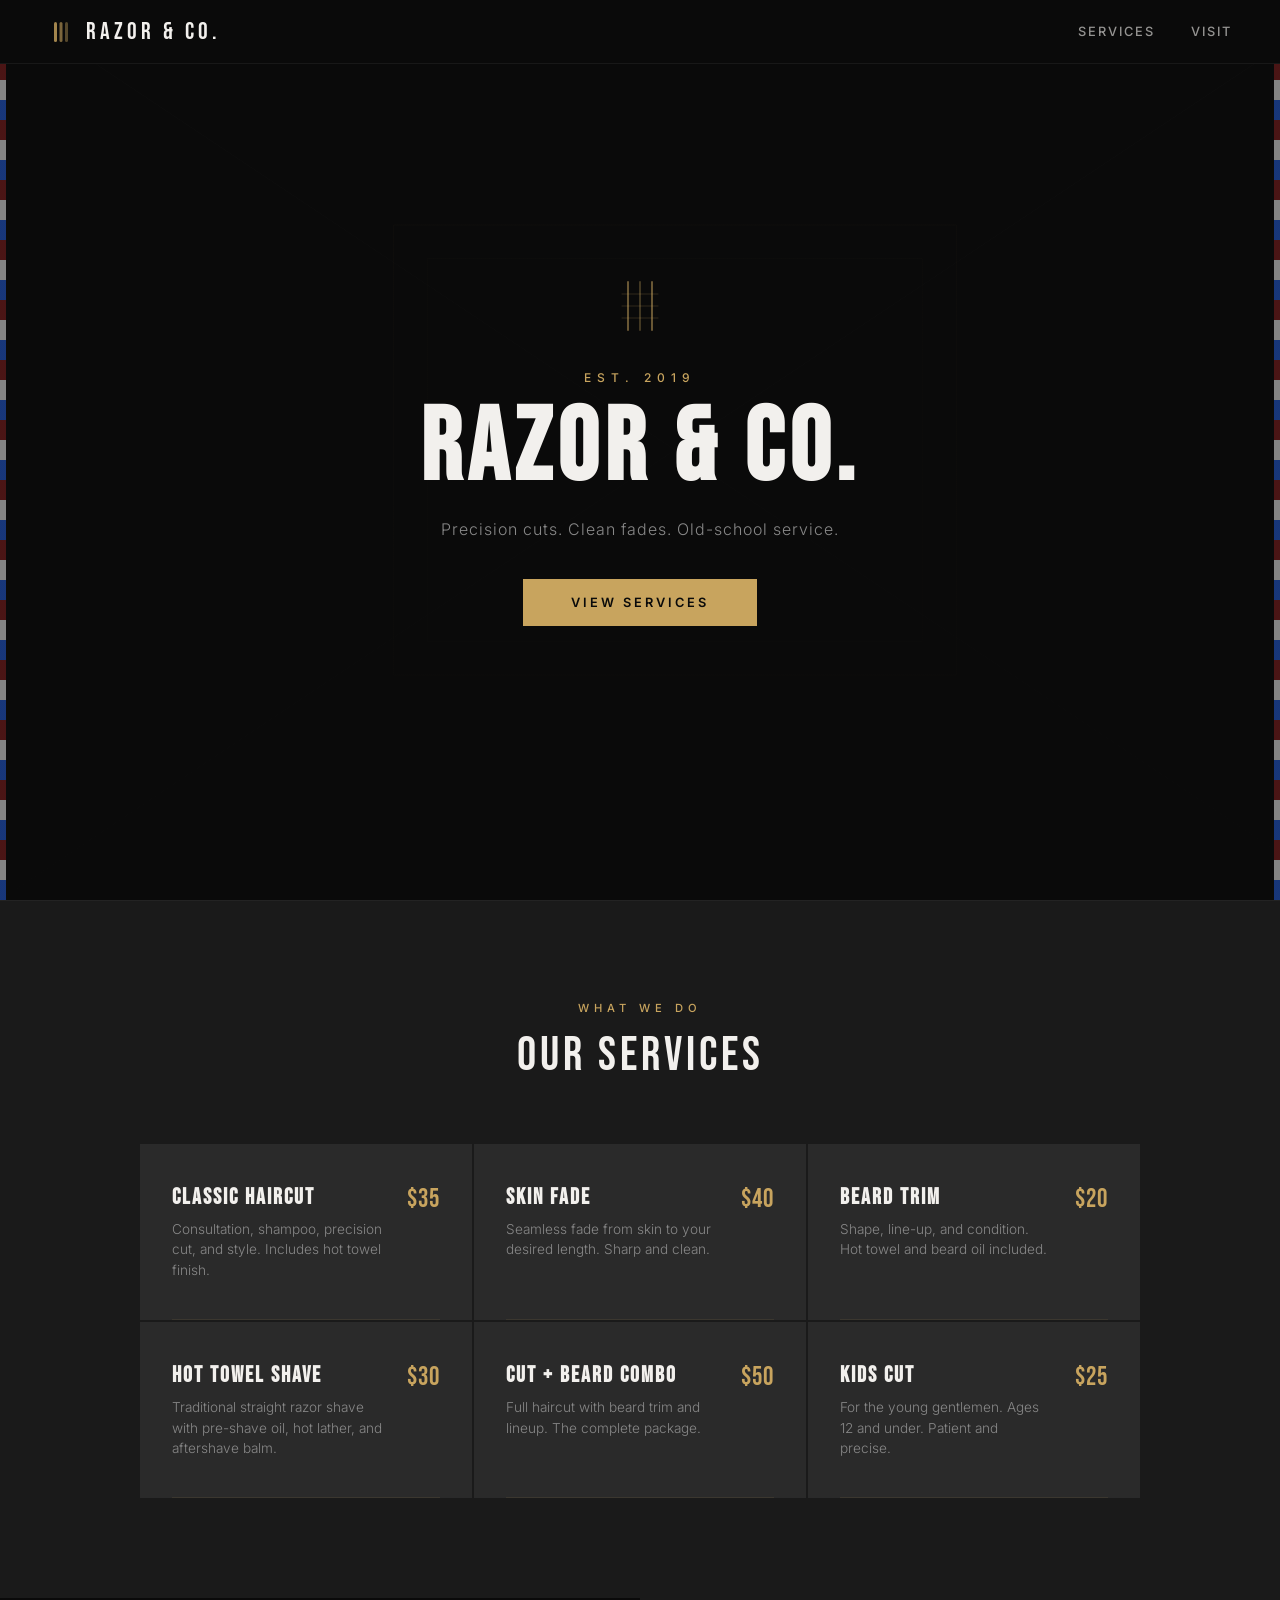
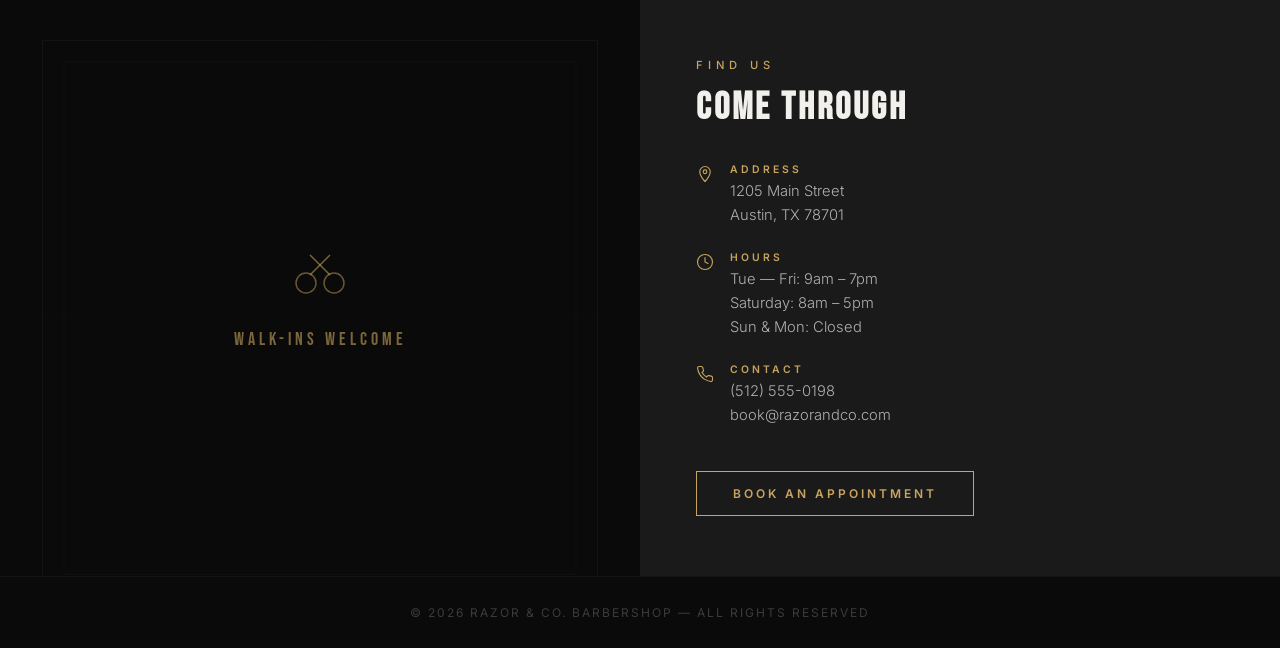
<file: demos/barber-demo/index.html>
<!DOCTYPE html>
<html lang="en">
<head>
<meta charset="UTF-8">
<meta name="viewport" content="width=device-width, initial-scale=1.0">
<title>Razor & Co. Barbershop</title>
<link href="https://fonts.googleapis.com/css2?family=Bebas+Neue&family=Inter:wght@300;400;500;600&display=swap" rel="stylesheet">
<style>
  *, *::before, *::after { margin: 0; padding: 0; box-sizing: border-box; }

  :root {
    --black: #0a0a0a;
    --charcoal: #1a1a1a;
    --dark-gray: #2a2a2a;
    --mid-gray: #888;
    --light: #f2f0ed;
    --cream: #e8e4de;
    --gold: #c8a45e;
    --gold-dim: rgba(200,164,94,0.6);
    --red: #8b2020;
  }

  html { scroll-behavior: smooth; }

  body {
    font-family: 'Inter', sans-serif;
    color: var(--light);
    background: var(--black);
    overflow-x: hidden;
  }

  /* NAV */
  nav {
    position: fixed;
    top: 0; left: 0; right: 0;
    display: flex;
    justify-content: space-between;
    align-items: center;
    padding: 0 48px;
    height: 64px;
    background: var(--black);
    z-index: 100;
    border-bottom: 1px solid rgba(255,255,255,0.06);
  }
  .logo {
    font-family: 'Bebas Neue', sans-serif;
    font-size: 1.5rem;
    color: var(--light);
    letter-spacing: 4px;
    display: flex;
    align-items: center;
    gap: 12px;
  }
  .logo svg { width: 26px; height: 26px; }
  .nav-links { display: flex; gap: 36px; }
  .nav-links a {
    color: var(--light);
    text-decoration: none;
    font-size: 0.8rem;
    font-weight: 500;
    letter-spacing: 2px;
    text-transform: uppercase;
    opacity: 0.6;
    transition: opacity 0.2s;
  }
  .nav-links a:hover { opacity: 1; }

  /* HERO */
  .hero {
    position: relative;
    height: 100vh;
    display: flex;
    align-items: center;
    justify-content: center;
    text-align: center;
    overflow: hidden;
    background: var(--black);
  }
  .hero-bg {
    position: absolute;
    inset: 0;
    background:
      linear-gradient(180deg, rgba(10,10,10,0.3) 0%, rgba(10,10,10,0.95) 100%),
      url('data:image/svg+xml,<svg xmlns="http://www.w3.org/2000/svg" viewBox="0 0 1200 800"><rect fill="%230a0a0a" width="1200" height="800"/><line x1="0" y1="0" x2="1200" y2="800" stroke="%23222" stroke-width="0.5" opacity="0.3"/><line x1="1200" y1="0" x2="0" y2="800" stroke="%23222" stroke-width="0.5" opacity="0.3"/><line x1="600" y1="0" x2="600" y2="800" stroke="%23222" stroke-width="0.5" opacity="0.15"/><line x1="0" y1="400" x2="1200" y2="400" stroke="%23222" stroke-width="0.5" opacity="0.15"/><rect x="350" y="200" width="500" height="400" rx="0" fill="none" stroke="%23c8a45e" stroke-width="0.5" opacity="0.08"/><rect x="380" y="230" width="440" height="340" rx="0" fill="none" stroke="%23c8a45e" stroke-width="0.5" opacity="0.05"/></svg>');
    background-size: cover;
  }
  /* Barber pole stripes */
  .hero::before {
    content: '';
    position: absolute;
    left: 0; top: 0; bottom: 0;
    width: 6px;
    background: repeating-linear-gradient(
      180deg,
      var(--red) 0px, var(--red) 20px,
      white 20px, white 40px,
      #2563eb 40px, #2563eb 60px
    );
    z-index: 2;
    opacity: 0.5;
  }
  .hero::after {
    content: '';
    position: absolute;
    right: 0; top: 0; bottom: 0;
    width: 6px;
    background: repeating-linear-gradient(
      180deg,
      var(--red) 0px, var(--red) 20px,
      white 20px, white 40px,
      #2563eb 40px, #2563eb 60px
    );
    z-index: 2;
    opacity: 0.5;
  }
  .hero-content {
    position: relative;
    z-index: 3;
    max-width: 700px;
    padding: 0 24px;
  }
  .hero-icon {
    width: 64px;
    height: 64px;
    margin: 0 auto 28px;
  }
  .hero-overline {
    font-size: 0.75rem;
    font-weight: 500;
    letter-spacing: 6px;
    text-transform: uppercase;
    color: var(--gold);
    margin-bottom: 16px;
  }
  .hero h1 {
    font-family: 'Bebas Neue', sans-serif;
    font-size: clamp(3.5rem, 8vw, 7rem);
    color: var(--light);
    line-height: 0.95;
    margin-bottom: 20px;
    letter-spacing: 6px;
  }
  .hero p {
    font-size: 1rem;
    color: var(--mid-gray);
    font-weight: 300;
    letter-spacing: 1px;
    margin-bottom: 40px;
  }
  .hero-btn {
    display: inline-block;
    padding: 16px 48px;
    background: var(--gold);
    color: var(--black);
    text-decoration: none;
    font-size: 0.8rem;
    font-weight: 600;
    letter-spacing: 3px;
    text-transform: uppercase;
    transition: all 0.3s;
  }
  .hero-btn:hover {
    background: #d4b06a;
    transform: translateY(-2px);
    box-shadow: 0 8px 24px rgba(200,164,94,0.3);
  }

  /* SERVICES - Section 2 */
  .services {
    padding: 100px 48px;
    background: var(--charcoal);
    border-top: 1px solid rgba(255,255,255,0.04);
  }
  .section-label {
    font-size: 0.7rem;
    font-weight: 500;
    letter-spacing: 5px;
    text-transform: uppercase;
    color: var(--gold);
    text-align: center;
    margin-bottom: 12px;
  }
  .section-title {
    font-family: 'Bebas Neue', sans-serif;
    font-size: clamp(2rem, 4vw, 3rem);
    text-align: center;
    color: var(--light);
    letter-spacing: 4px;
    margin-bottom: 60px;
  }
  .services-grid {
    display: grid;
    grid-template-columns: repeat(auto-fit, minmax(300px, 1fr));
    gap: 2px;
    max-width: 1000px;
    margin: 0 auto;
  }
  .service-card {
    padding: 40px 32px;
    background: var(--dark-gray);
    display: flex;
    justify-content: space-between;
    align-items: flex-start;
    transition: background 0.3s;
    position: relative;
  }
  .service-card:hover {
    background: #333;
  }
  .service-card::after {
    content: '';
    position: absolute;
    bottom: 0; left: 32px; right: 32px;
    height: 1px;
    background: rgba(200,164,94,0.1);
  }
  .service-left { flex: 1; }
  .service-card h3 {
    font-family: 'Bebas Neue', sans-serif;
    font-size: 1.4rem;
    letter-spacing: 2px;
    color: var(--light);
    margin-bottom: 8px;
  }
  .service-card p {
    font-size: 0.85rem;
    color: var(--mid-gray);
    font-weight: 300;
    line-height: 1.5;
  }
  .service-price {
    font-family: 'Bebas Neue', sans-serif;
    font-size: 1.6rem;
    color: var(--gold);
    letter-spacing: 1px;
    white-space: nowrap;
    margin-left: 24px;
  }

  /* VISIT - Section 3 */
  .visit {
    display: grid;
    grid-template-columns: 1fr 1fr;
    min-height: 480px;
  }
  .visit-left {
    position: relative;
    background: var(--black);
    display: flex;
    align-items: center;
    justify-content: center;
    overflow: hidden;
  }
  .visit-left-bg {
    position: absolute;
    inset: 0;
    background:
      url('data:image/svg+xml,<svg xmlns="http://www.w3.org/2000/svg" viewBox="0 0 600 600"><rect fill="%230a0a0a" width="600" height="600"/><rect x="40" y="40" width="520" height="520" fill="none" stroke="%23c8a45e" stroke-width="0.5" opacity="0.12"/><rect x="60" y="60" width="480" height="480" fill="none" stroke="%23c8a45e" stroke-width="0.5" opacity="0.08"/><line x1="300" y1="40" x2="300" y2="560" stroke="%23222" stroke-width="0.5" opacity="0.2"/><line x1="40" y1="300" x2="560" y2="300" stroke="%23222" stroke-width="0.5" opacity="0.2"/></svg>');
    background-size: cover;
  }
  .visit-left-content {
    position: relative;
    z-index: 2;
    text-align: center;
  }
  .visit-left-content svg { width: 80px; height: 80px; margin-bottom: 20px; }
  .visit-left-content p {
    font-family: 'Bebas Neue', sans-serif;
    font-size: 1.1rem;
    letter-spacing: 4px;
    color: var(--gold-dim);
  }
  .visit-right {
    padding: 60px 56px;
    background: var(--charcoal);
    display: flex;
    flex-direction: column;
    justify-content: center;
  }
  .visit-right .section-label { text-align: left; margin-bottom: 12px; }
  .visit-right h2 {
    font-family: 'Bebas Neue', sans-serif;
    font-size: clamp(1.8rem, 3vw, 2.5rem);
    letter-spacing: 3px;
    color: var(--light);
    margin-bottom: 32px;
  }
  .info-row {
    display: flex;
    align-items: flex-start;
    gap: 16px;
    margin-bottom: 24px;
  }
  .info-row svg { width: 18px; height: 18px; flex-shrink: 0; margin-top: 2px; color: var(--gold); }
  .info-label {
    font-size: 0.65rem;
    font-weight: 600;
    letter-spacing: 3px;
    text-transform: uppercase;
    color: var(--gold);
    margin-bottom: 4px;
  }
  .info-value {
    font-size: 0.92rem;
    font-weight: 300;
    color: rgba(242,240,237,0.7);
    line-height: 1.6;
  }
  .book-btn {
    display: inline-block;
    margin-top: 20px;
    padding: 14px 36px;
    border: 1.5px solid var(--gold);
    color: var(--gold);
    text-decoration: none;
    font-size: 0.75rem;
    font-weight: 600;
    letter-spacing: 3px;
    text-transform: uppercase;
    transition: all 0.3s;
    align-self: flex-start;
  }
  .book-btn:hover {
    background: var(--gold);
    color: var(--black);
  }

  /* FOOTER */
  footer {
    padding: 28px 48px;
    background: var(--black);
    text-align: center;
    font-size: 0.75rem;
    color: rgba(255,255,255,0.2);
    letter-spacing: 2px;
    border-top: 1px solid rgba(255,255,255,0.04);
  }

  /* RESPONSIVE */
  @media (max-width: 768px) {
    nav { padding: 0 24px; }
    .nav-links { gap: 20px; }
    .nav-links a { font-size: 0.7rem; }
    .services { padding: 60px 24px; }
    .services-grid { grid-template-columns: 1fr; }
    .visit { grid-template-columns: 1fr; }
    .visit-left { min-height: 220px; }
    .visit-right { padding: 48px 24px; }
  }
</style>
</head>
<body>

<!-- NAV -->
<nav>
  <div class="logo">
    <svg viewBox="0 0 26 26" fill="none" xmlns="http://www.w3.org/2000/svg">
      <rect x="6" y="3" width="3" height="20" rx="1.5" fill="var(--gold)" opacity="0.8"/>
      <rect x="11.5" y="3" width="3" height="20" rx="1.5" fill="var(--gold)" opacity="0.6"/>
      <rect x="17" y="3" width="3" height="20" rx="1.5" fill="var(--gold)" opacity="0.4"/>
    </svg>
    RAZOR & CO.
  </div>
  <div class="nav-links">
    <a href="#services">Services</a>
    <a href="#visit">Visit</a>
  </div>
</nav>

<!-- SECTION 1: HERO -->
<section class="hero">
  <div class="hero-bg"></div>
  <div class="hero-content">
    <svg class="hero-icon" viewBox="0 0 64 64" fill="none" xmlns="http://www.w3.org/2000/svg">
      <path d="M20 8v48" stroke="var(--gold)" stroke-width="2" stroke-linecap="round" opacity="0.5"/>
      <path d="M32 8v48" stroke="var(--gold)" stroke-width="2" stroke-linecap="round" opacity="0.3"/>
      <path d="M44 8v48" stroke="var(--gold)" stroke-width="2" stroke-linecap="round" opacity="0.5"/>
      <path d="M14 20h36" stroke="var(--gold)" stroke-width="1" stroke-linecap="round" opacity="0.2"/>
      <path d="M14 32h36" stroke="var(--gold)" stroke-width="1" stroke-linecap="round" opacity="0.2"/>
      <path d="M14 44h36" stroke="var(--gold)" stroke-width="1" stroke-linecap="round" opacity="0.2"/>
    </svg>
    <div class="hero-overline">Est. 2019</div>
    <h1>RAZOR & CO.</h1>
    <p>Precision cuts. Clean fades. Old-school service.</p>
    <a href="#services" class="hero-btn">View Services</a>
  </div>
</section>

<!-- SECTION 2: SERVICES -->
<section class="services" id="services">
  <div class="section-label">What We Do</div>
  <div class="section-title">OUR SERVICES</div>
  <div class="services-grid">

    <div class="service-card">
      <div class="service-left">
        <h3>CLASSIC HAIRCUT</h3>
        <p>Consultation, shampoo, precision cut, and style. Includes hot towel finish.</p>
      </div>
      <div class="service-price">$35</div>
    </div>

    <div class="service-card">
      <div class="service-left">
        <h3>SKIN FADE</h3>
        <p>Seamless fade from skin to your desired length. Sharp and clean.</p>
      </div>
      <div class="service-price">$40</div>
    </div>

    <div class="service-card">
      <div class="service-left">
        <h3>BEARD TRIM</h3>
        <p>Shape, line-up, and condition. Hot towel and beard oil included.</p>
      </div>
      <div class="service-price">$20</div>
    </div>

    <div class="service-card">
      <div class="service-left">
        <h3>HOT TOWEL SHAVE</h3>
        <p>Traditional straight razor shave with pre-shave oil, hot lather, and aftershave balm.</p>
      </div>
      <div class="service-price">$30</div>
    </div>

    <div class="service-card">
      <div class="service-left">
        <h3>CUT + BEARD COMBO</h3>
        <p>Full haircut with beard trim and lineup. The complete package.</p>
      </div>
      <div class="service-price">$50</div>
    </div>

    <div class="service-card">
      <div class="service-left">
        <h3>KIDS CUT</h3>
        <p>For the young gentlemen. Ages 12 and under. Patient and precise.</p>
      </div>
      <div class="service-price">$25</div>
    </div>

  </div>
</section>

<!-- SECTION 3: VISIT / LOCATION -->
<section class="visit" id="visit">
  <div class="visit-left">
    <div class="visit-left-bg"></div>
    <div class="visit-left-content">
      <svg viewBox="0 0 80 80" fill="none" xmlns="http://www.w3.org/2000/svg">
        <!-- Scissors icon -->
        <circle cx="26" cy="58" r="10" stroke="var(--gold)" stroke-width="1.5" opacity="0.5"/>
        <circle cx="54" cy="58" r="10" stroke="var(--gold)" stroke-width="1.5" opacity="0.5"/>
        <line x1="30" y1="50" x2="50" y2="30" stroke="var(--gold)" stroke-width="1.5" opacity="0.6"/>
        <line x1="50" y1="50" x2="30" y2="30" stroke="var(--gold)" stroke-width="1.5" opacity="0.6"/>
      </svg>
      <p>WALK-INS WELCOME</p>
    </div>
  </div>
  <div class="visit-right">
    <div class="section-label">Find Us</div>
    <h2>COME THROUGH</h2>

    <div class="info-row">
      <svg viewBox="0 0 24 24" fill="none" stroke="currentColor" stroke-width="1.5" stroke-linecap="round">
        <path d="M12 2C8.13 2 5 5.13 5 9c0 5.25 7 13 7 13s7-7.75 7-13c0-3.87-3.13-7-7-7z"/>
        <circle cx="12" cy="9" r="2.5"/>
      </svg>
      <div>
        <div class="info-label">Address</div>
        <div class="info-value">1205 Main Street<br>Austin, TX 78701</div>
      </div>
    </div>

    <div class="info-row">
      <svg viewBox="0 0 24 24" fill="none" stroke="currentColor" stroke-width="1.5" stroke-linecap="round">
        <circle cx="12" cy="12" r="10"/>
        <path d="M12 6v6l4 2"/>
      </svg>
      <div>
        <div class="info-label">Hours</div>
        <div class="info-value">Tue — Fri: 9am – 7pm<br>Saturday: 8am – 5pm<br>Sun & Mon: Closed</div>
      </div>
    </div>

    <div class="info-row">
      <svg viewBox="0 0 24 24" fill="none" stroke="currentColor" stroke-width="1.5" stroke-linecap="round">
        <path d="M22 16.92v3a2 2 0 01-2.18 2 19.79 19.79 0 01-8.63-3.07 19.5 19.5 0 01-6-6 19.79 19.79 0 01-3.07-8.67A2 2 0 014.11 2h3a2 2 0 012 1.72c.127.96.361 1.903.7 2.81a2 2 0 01-.45 2.11L8.09 9.91a16 16 0 006 6l1.27-1.27a2 2 0 012.11-.45c.907.339 1.85.573 2.81.7A2 2 0 0122 16.92z"/>
      </svg>
      <div>
        <div class="info-label">Contact</div>
        <div class="info-value">(512) 555-0198<br>book@razorandco.com</div>
      </div>
    </div>

    <a href="#" class="book-btn">Book an Appointment</a>
  </div>
</section>

<footer>
  &copy; 2026 RAZOR & CO. BARBERSHOP — ALL RIGHTS RESERVED
</footer>

</body>
</html>
</file>
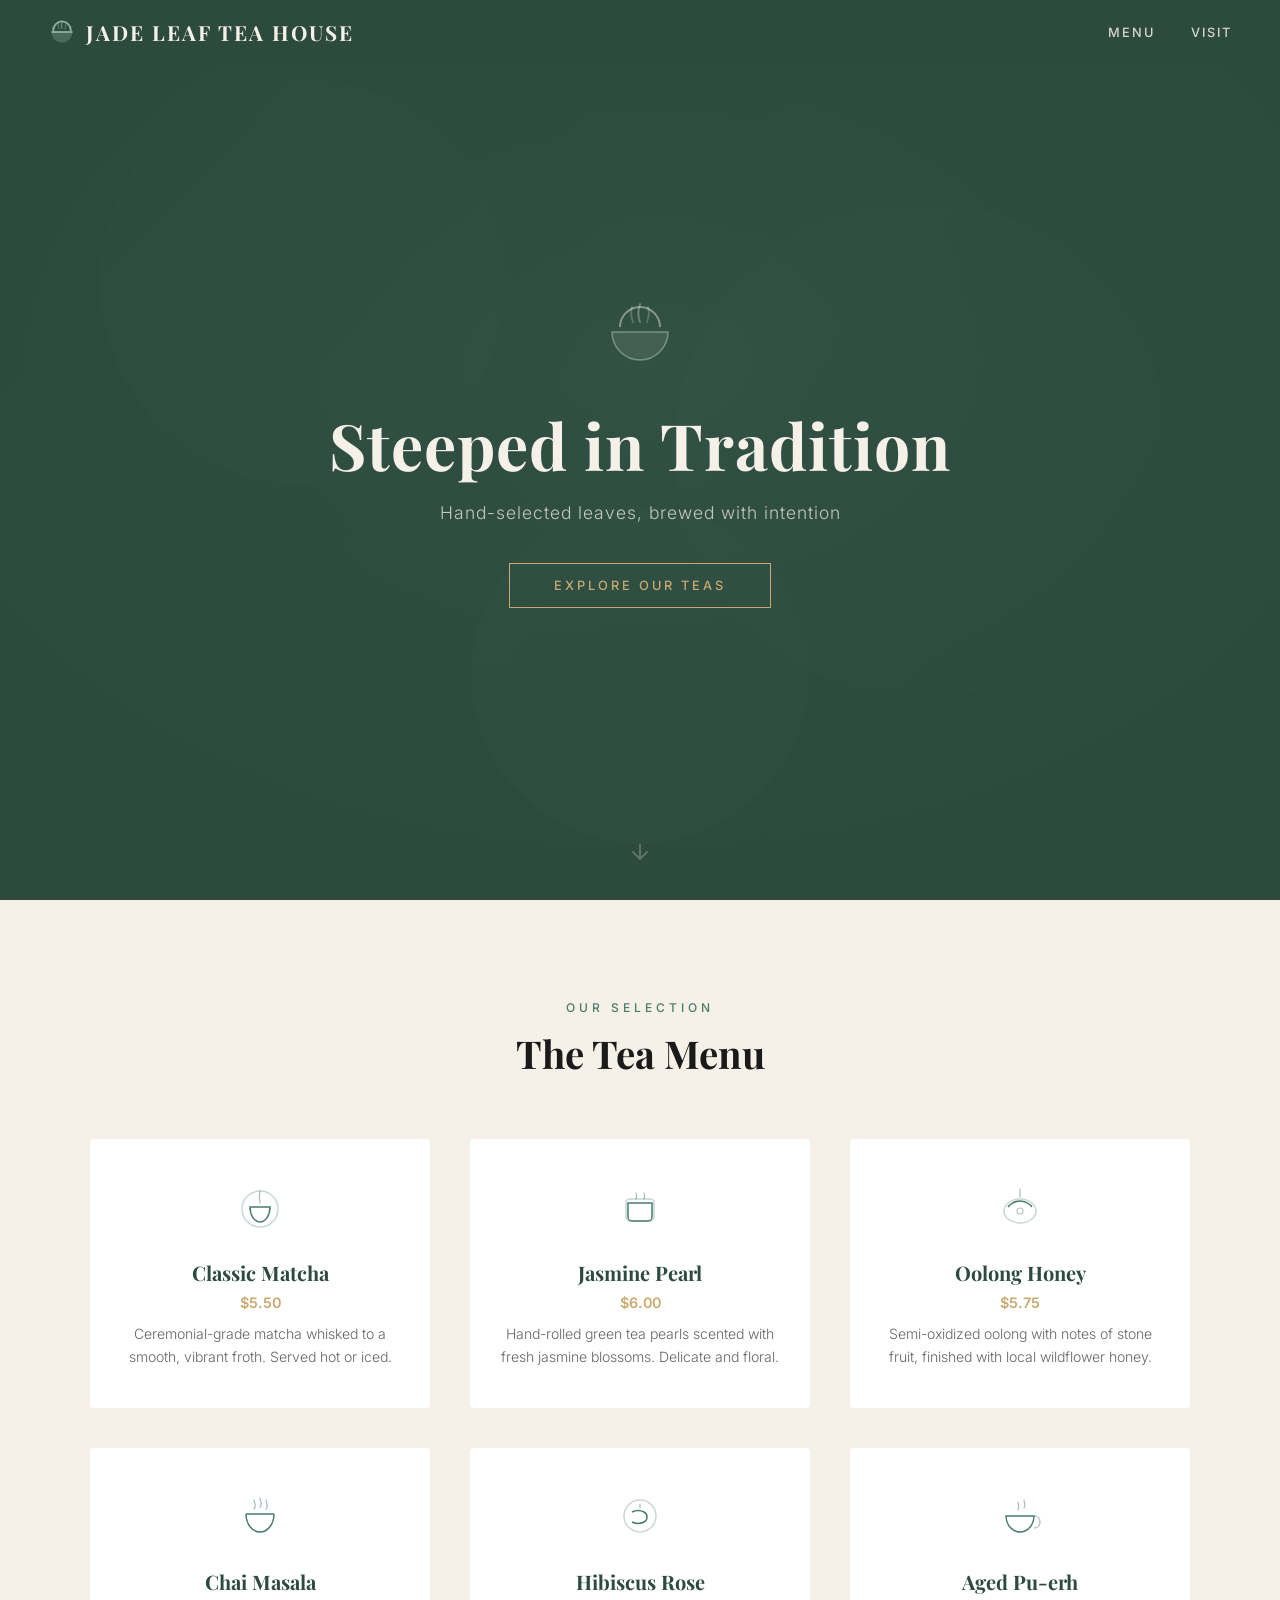
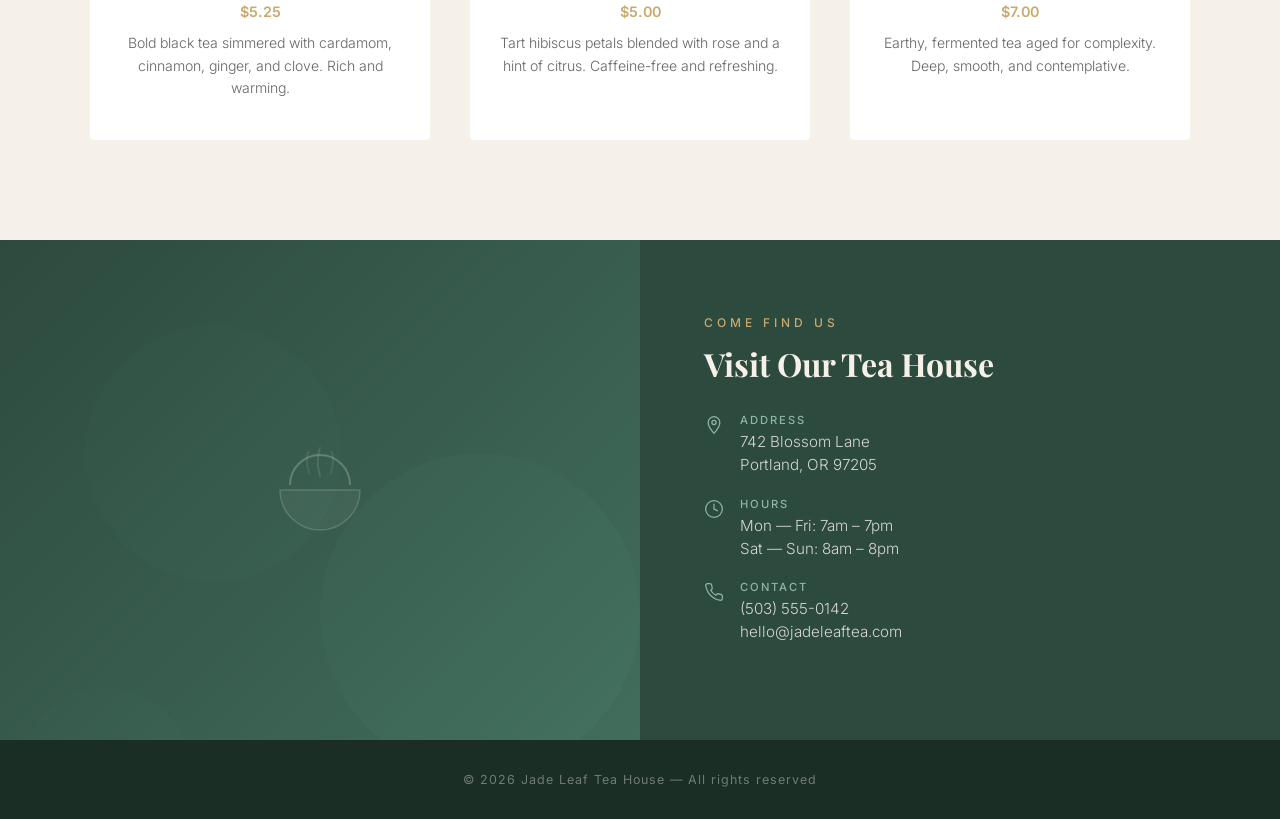
<file: demos/jade-leaf-tea-house/index.html>
<!DOCTYPE html>
<html lang="en">
<head>
<meta charset="UTF-8">
<meta name="viewport" content="width=device-width, initial-scale=1.0">
<title>Jade Leaf Tea House</title>
<link href="https://fonts.googleapis.com/css2?family=Playfair+Display:wght@400;600;700&family=Inter:wght@300;400;500;600&display=swap" rel="stylesheet">
<style>
  *, *::before, *::after { margin: 0; padding: 0; box-sizing: border-box; }

  :root {
    --green-dark: #2d4a3e;
    --green-mid: #4a7c6a;
    --green-light: #8fb5a3;
    --cream: #f5f0e8;
    --cream-dark: #e8e0d0;
    --text-dark: #1a1a1a;
    --text-light: #f5f0e8;
    --gold: #c9a96e;
  }

  html { scroll-behavior: smooth; }

  body {
    font-family: 'Inter', sans-serif;
    color: var(--text-dark);
    background: var(--cream);
    overflow-x: hidden;
  }

  /* NAV */
  nav {
    position: fixed;
    top: 0; left: 0; right: 0;
    display: flex;
    justify-content: space-between;
    align-items: center;
    padding: 0 48px;
    height: 64px;
    background: var(--green-dark);
    z-index: 100;
    transition: background 0.3s;
  }
  .logo {
    font-family: 'Playfair Display', serif;
    font-size: 1.3rem;
    font-weight: 700;
    color: var(--text-light);
    letter-spacing: 2px;
    display: flex;
    align-items: center;
    gap: 10px;
  }
  .logo svg { width: 28px; height: 28px; }
  .nav-links { display: flex; gap: 36px; }
  .nav-links a {
    color: var(--text-light);
    text-decoration: none;
    font-size: 0.8rem;
    font-weight: 500;
    letter-spacing: 2px;
    text-transform: uppercase;
    opacity: 0.85;
    transition: opacity 0.2s;
  }
  .nav-links a:hover { opacity: 1; }

  /* HERO - Section 1 */
  .hero {
    position: relative;
    height: 100vh;
    display: flex;
    align-items: center;
    justify-content: center;
    text-align: center;
    overflow: hidden;
    background: var(--green-dark);
  }
  .hero-bg {
    position: absolute;
    inset: 0;
    background:
      linear-gradient(135deg, rgba(45,74,62,0.92) 0%, rgba(45,74,62,0.6) 50%, rgba(45,74,62,0.85) 100%),
      url('data:image/svg+xml,<svg xmlns="http://www.w3.org/2000/svg" viewBox="0 0 1200 800"><defs><radialGradient id="a" cx="50%25" cy="40%25" r="60%25"><stop offset="0%25" stop-color="%234a7c6a" stop-opacity="0.4"/><stop offset="100%25" stop-color="%232d4a3e" stop-opacity="0"/></radialGradient></defs><rect fill="%232d4a3e" width="1200" height="800"/><circle cx="300" cy="250" r="180" fill="%233d6555" opacity="0.3"/><circle cx="850" cy="400" r="220" fill="%233d6555" opacity="0.2"/><circle cx="600" cy="600" r="150" fill="%234a7c6a" opacity="0.15"/><rect x="0" y="0" width="1200" height="800" fill="url(%23a)"/></svg>');
    background-size: cover;
    background-position: center;
  }
  .hero-content {
    position: relative;
    z-index: 2;
    max-width: 700px;
    padding: 0 24px;
  }
  .hero-icon {
    width: 80px;
    height: 80px;
    margin: 0 auto 32px;
    opacity: 0.9;
  }
  .hero h1 {
    font-family: 'Playfair Display', serif;
    font-size: clamp(2.5rem, 5vw, 4rem);
    font-weight: 700;
    color: var(--text-light);
    line-height: 1.15;
    margin-bottom: 20px;
    letter-spacing: 1px;
  }
  .hero p {
    font-size: 1.1rem;
    color: rgba(245,240,232,0.75);
    font-weight: 300;
    letter-spacing: 1px;
    margin-bottom: 40px;
  }
  .hero-btn {
    display: inline-block;
    padding: 14px 44px;
    border: 1.5px solid var(--gold);
    color: var(--gold);
    text-decoration: none;
    font-size: 0.8rem;
    font-weight: 500;
    letter-spacing: 3px;
    text-transform: uppercase;
    transition: all 0.3s;
  }
  .hero-btn:hover {
    background: var(--gold);
    color: var(--green-dark);
  }
  .scroll-hint {
    position: absolute;
    bottom: 32px;
    left: 50%;
    transform: translateX(-50%);
    z-index: 2;
    animation: bounce 2s infinite;
  }
  .scroll-hint svg { width: 24px; height: 24px; opacity: 0.5; }
  @keyframes bounce {
    0%, 100% { transform: translateX(-50%) translateY(0); }
    50% { transform: translateX(-50%) translateY(8px); }
  }

  /* MENU - Section 2 */
  .menu-section {
    padding: 100px 48px;
    background: var(--cream);
  }
  .section-label {
    font-size: 0.75rem;
    font-weight: 500;
    letter-spacing: 4px;
    text-transform: uppercase;
    color: var(--green-mid);
    text-align: center;
    margin-bottom: 12px;
  }
  .section-title {
    font-family: 'Playfair Display', serif;
    font-size: clamp(1.8rem, 3vw, 2.5rem);
    text-align: center;
    color: var(--text-dark);
    margin-bottom: 60px;
  }
  .menu-grid {
    display: grid;
    grid-template-columns: repeat(auto-fit, minmax(280px, 1fr));
    gap: 40px;
    max-width: 1100px;
    margin: 0 auto;
  }
  .menu-card {
    text-align: center;
    padding: 40px 28px;
    border-radius: 4px;
    background: white;
    transition: transform 0.3s, box-shadow 0.3s;
  }
  .menu-card:hover {
    transform: translateY(-4px);
    box-shadow: 0 12px 40px rgba(45,74,62,0.1);
  }
  .menu-icon {
    width: 56px;
    height: 56px;
    margin: 0 auto 20px;
    color: var(--green-mid);
  }
  .menu-card h3 {
    font-family: 'Playfair Display', serif;
    font-size: 1.25rem;
    margin-bottom: 8px;
    color: var(--green-dark);
  }
  .menu-card .price {
    font-size: 0.9rem;
    color: var(--gold);
    font-weight: 600;
    margin-bottom: 12px;
  }
  .menu-card p {
    font-size: 0.88rem;
    color: #666;
    line-height: 1.6;
    font-weight: 300;
  }

  /* VISIT - Section 3 */
  .visit-section {
    display: grid;
    grid-template-columns: 1fr 1fr;
    min-height: 500px;
  }
  .visit-image {
    background:
      linear-gradient(135deg, rgba(45,74,62,0.85), rgba(74,124,106,0.7)),
      url('data:image/svg+xml,<svg xmlns="http://www.w3.org/2000/svg" viewBox="0 0 600 600"><rect fill="%232d4a3e" width="600" height="600"/><circle cx="200" cy="200" r="120" fill="%233d6555" opacity="0.4"/><circle cx="450" cy="350" r="150" fill="%234a7c6a" opacity="0.25"/><circle cx="100" cy="500" r="80" fill="%233d6555" opacity="0.3"/></svg>');
    background-size: cover;
    display: flex;
    align-items: center;
    justify-content: center;
  }
  .visit-image svg { width: 120px; height: 120px; opacity: 0.6; }
  .visit-info {
    display: flex;
    flex-direction: column;
    justify-content: center;
    padding: 60px 64px;
    background: var(--green-dark);
    color: var(--text-light);
  }
  .visit-info .section-label { color: var(--gold); text-align: left; margin-bottom: 12px; }
  .visit-info h2 {
    font-family: 'Playfair Display', serif;
    font-size: clamp(1.6rem, 2.5vw, 2.2rem);
    margin-bottom: 28px;
    color: var(--text-light);
  }
  .visit-detail {
    display: flex;
    align-items: flex-start;
    gap: 16px;
    margin-bottom: 20px;
  }
  .visit-detail svg { width: 20px; height: 20px; flex-shrink: 0; margin-top: 2px; color: var(--green-light); }
  .visit-detail .label {
    font-size: 0.7rem;
    font-weight: 500;
    letter-spacing: 2px;
    text-transform: uppercase;
    color: var(--green-light);
    margin-bottom: 4px;
  }
  .visit-detail .value {
    font-size: 0.95rem;
    font-weight: 300;
    color: rgba(245,240,232,0.85);
    line-height: 1.5;
  }

  /* FOOTER */
  footer {
    padding: 32px 48px;
    background: #1a2e26;
    text-align: center;
    font-size: 0.78rem;
    color: rgba(245,240,232,0.4);
    letter-spacing: 1px;
  }

  /* RESPONSIVE */
  @media (max-width: 768px) {
    nav { padding: 0 24px; }
    .nav-links { gap: 20px; }
    .nav-links a { font-size: 0.7rem; }
    .menu-section { padding: 60px 24px; }
    .visit-section { grid-template-columns: 1fr; }
    .visit-image { min-height: 250px; }
    .visit-info { padding: 48px 24px; }
  }
</style>
</head>
<body>

<!-- NAV -->
<nav>
  <div class="logo">
    <svg viewBox="0 0 32 32" fill="none" xmlns="http://www.w3.org/2000/svg">
      <path d="M6 14c0-5.523 4.477-10 10-10s10 4.477 10 10" stroke="#8fb5a3" stroke-width="2" stroke-linecap="round"/>
      <path d="M4 16h24c0 6.627-5.373 12-12 12S4 22.627 4 16z" fill="#8fb5a3" opacity="0.3"/>
      <path d="M4 16h24" stroke="#8fb5a3" stroke-width="2"/>
      <path d="M16 4c-1 3-1 6 0 8" stroke="#8fb5a3" stroke-width="1.5" stroke-linecap="round" opacity="0.6"/>
      <path d="M12 6c-0.5 2-0.5 4.5 0.5 6.5" stroke="#8fb5a3" stroke-width="1.5" stroke-linecap="round" opacity="0.4"/>
      <path d="M20 6c0.5 2 0.5 4.5-0.5 6.5" stroke="#8fb5a3" stroke-width="1.5" stroke-linecap="round" opacity="0.4"/>
    </svg>
    JADE LEAF TEA HOUSE
  </div>
  <div class="nav-links">
    <a href="#menu">Menu</a>
    <a href="#visit">Visit</a>
  </div>
</nav>

<!-- SECTION 1: HERO -->
<section class="hero">
  <div class="hero-bg"></div>
  <div class="hero-content">
    <svg class="hero-icon" viewBox="0 0 80 80" fill="none" xmlns="http://www.w3.org/2000/svg">
      <path d="M20 35c0-11.046 8.954-20 20-20s20 8.954 20 20" stroke="rgba(245,240,232,0.5)" stroke-width="2"/>
      <path d="M12 40h56c0 15.464-12.536 28-28 28S12 55.464 12 40z" fill="rgba(245,240,232,0.1)" stroke="rgba(245,240,232,0.4)" stroke-width="1.5"/>
      <path d="M40 12c-2 6-2 13 0 18" stroke="rgba(245,240,232,0.35)" stroke-width="2" stroke-linecap="round"/>
      <path d="M32 15c-1.5 5-1 10 1 15" stroke="rgba(245,240,232,0.25)" stroke-width="2" stroke-linecap="round"/>
      <path d="M48 15c1.5 5 1 10-1 15" stroke="rgba(245,240,232,0.25)" stroke-width="2" stroke-linecap="round"/>
    </svg>
    <h1>Steeped in Tradition</h1>
    <p>Hand-selected leaves, brewed with intention</p>
    <a href="#menu" class="hero-btn">Explore Our Teas</a>
  </div>
  <div class="scroll-hint">
    <svg viewBox="0 0 24 24" fill="none" stroke="rgba(245,240,232,0.5)" stroke-width="2" stroke-linecap="round">
      <path d="M12 5v14M5 12l7 7 7-7"/>
    </svg>
  </div>
</section>

<!-- SECTION 2: MENU -->
<section class="menu-section" id="menu">
  <div class="section-label">Our Selection</div>
  <h2 class="section-title">The Tea Menu</h2>
  <div class="menu-grid">

    <div class="menu-card">
      <svg class="menu-icon" viewBox="0 0 56 56" fill="none" xmlns="http://www.w3.org/2000/svg">
        <circle cx="28" cy="30" r="18" stroke="currentColor" stroke-width="1.5" opacity="0.3"/>
        <path d="M18 28h20c0 8.284-4.477 15-10 15s-10-6.716-10-15z" stroke="currentColor" stroke-width="1.5"/>
        <path d="M28 12c-1 4-1 8 0 12" stroke="currentColor" stroke-width="1.2" stroke-linecap="round" opacity="0.5"/>
      </svg>
      <h3>Classic Matcha</h3>
      <div class="price">$5.50</div>
      <p>Ceremonial-grade matcha whisked to a smooth, vibrant froth. Served hot or iced.</p>
    </div>

    <div class="menu-card">
      <svg class="menu-icon" viewBox="0 0 56 56" fill="none" xmlns="http://www.w3.org/2000/svg">
        <rect x="14" y="20" width="28" height="22" rx="4" stroke="currentColor" stroke-width="1.5" opacity="0.3"/>
        <path d="M16 24h24v14a4 4 0 01-4 4H20a4 4 0 01-4-4V24z" stroke="currentColor" stroke-width="1.5"/>
        <path d="M24 14c0 2 2 4 0 6" stroke="currentColor" stroke-width="1.2" stroke-linecap="round" opacity="0.5"/>
        <path d="M32 14c0 2 2 4 0 6" stroke="currentColor" stroke-width="1.2" stroke-linecap="round" opacity="0.5"/>
      </svg>
      <h3>Jasmine Pearl</h3>
      <div class="price">$6.00</div>
      <p>Hand-rolled green tea pearls scented with fresh jasmine blossoms. Delicate and floral.</p>
    </div>

    <div class="menu-card">
      <svg class="menu-icon" viewBox="0 0 56 56" fill="none" xmlns="http://www.w3.org/2000/svg">
        <ellipse cx="28" cy="32" rx="16" ry="12" stroke="currentColor" stroke-width="1.5" opacity="0.3"/>
        <path d="M16 28c0 0 4-6 12-6s12 6 12 6" stroke="currentColor" stroke-width="1.5"/>
        <path d="M28 10v8" stroke="currentColor" stroke-width="1.2" stroke-linecap="round" opacity="0.5"/>
        <circle cx="28" cy="32" r="3" stroke="currentColor" stroke-width="1.2" opacity="0.4"/>
      </svg>
      <h3>Oolong Honey</h3>
      <div class="price">$5.75</div>
      <p>Semi-oxidized oolong with notes of stone fruit, finished with local wildflower honey.</p>
    </div>

    <div class="menu-card">
      <svg class="menu-icon" viewBox="0 0 56 56" fill="none" xmlns="http://www.w3.org/2000/svg">
        <path d="M14 26h28" stroke="currentColor" stroke-width="1.5"/>
        <path d="M14 26c0 10 6.268 18 14 18s14-8 14-18" stroke="currentColor" stroke-width="1.5"/>
        <path d="M22 12c0 3 3 6 0 9" stroke="currentColor" stroke-width="1.2" stroke-linecap="round" opacity="0.5"/>
        <path d="M28 10c0 3 3 6 0 9" stroke="currentColor" stroke-width="1.2" stroke-linecap="round" opacity="0.5"/>
        <path d="M34 12c0 3 3 6 0 9" stroke="currentColor" stroke-width="1.2" stroke-linecap="round" opacity="0.5"/>
      </svg>
      <h3>Chai Masala</h3>
      <div class="price">$5.25</div>
      <p>Bold black tea simmered with cardamom, cinnamon, ginger, and clove. Rich and warming.</p>
    </div>

    <div class="menu-card">
      <svg class="menu-icon" viewBox="0 0 56 56" fill="none" xmlns="http://www.w3.org/2000/svg">
        <circle cx="28" cy="28" r="16" stroke="currentColor" stroke-width="1.5" opacity="0.3"/>
        <path d="M20 24c4-2 8-2 12 0s4 8 0 10-8 2-12 0" stroke="currentColor" stroke-width="1.5"/>
        <path d="M28 16v4" stroke="currentColor" stroke-width="1.2" stroke-linecap="round" opacity="0.5"/>
      </svg>
      <h3>Hibiscus Rose</h3>
      <div class="price">$5.00</div>
      <p>Tart hibiscus petals blended with rose and a hint of citrus. Caffeine-free and refreshing.</p>
    </div>

    <div class="menu-card">
      <svg class="menu-icon" viewBox="0 0 56 56" fill="none" xmlns="http://www.w3.org/2000/svg">
        <path d="M14 28h28c0 8.837-6.268 16-14 16s-14-7.163-14-16z" stroke="currentColor" stroke-width="1.5"/>
        <path d="M42 28c3 0 6 2 6 6s-3 6-6 6" stroke="currentColor" stroke-width="1.5" opacity="0.4"/>
        <path d="M26 14c0 3 2 5 0 8" stroke="currentColor" stroke-width="1.2" stroke-linecap="round" opacity="0.5"/>
        <path d="M32 12c0 3 2 5 0 8" stroke="currentColor" stroke-width="1.2" stroke-linecap="round" opacity="0.5"/>
      </svg>
      <h3>Aged Pu-erh</h3>
      <div class="price">$7.00</div>
      <p>Earthy, fermented tea aged for complexity. Deep, smooth, and contemplative.</p>
    </div>

  </div>
</section>

<!-- SECTION 3: VISIT US -->
<section class="visit-section" id="visit">
  <div class="visit-image">
    <svg viewBox="0 0 120 120" fill="none" xmlns="http://www.w3.org/2000/svg">
      <path d="M30 55c0-16.569 13.431-30 30-30s30 13.431 30 30" stroke="rgba(245,240,232,0.4)" stroke-width="2"/>
      <path d="M20 60h80c0 22.091-17.909 40-40 40S20 82.091 20 60z" fill="rgba(245,240,232,0.08)" stroke="rgba(245,240,232,0.3)" stroke-width="1.5"/>
      <path d="M60 18c-3 8-3 18 0 28" stroke="rgba(245,240,232,0.2)" stroke-width="2" stroke-linecap="round"/>
      <path d="M48 22c-2 7-1.5 14 1.5 22" stroke="rgba(245,240,232,0.15)" stroke-width="2" stroke-linecap="round"/>
      <path d="M72 22c2 7 1.5 14-1.5 22" stroke="rgba(245,240,232,0.15)" stroke-width="2" stroke-linecap="round"/>
    </svg>
  </div>
  <div class="visit-info">
    <div class="section-label">Come Find Us</div>
    <h2>Visit Our Tea House</h2>

    <div class="visit-detail">
      <svg viewBox="0 0 24 24" fill="none" stroke="currentColor" stroke-width="1.5" stroke-linecap="round">
        <path d="M12 2C8.13 2 5 5.13 5 9c0 5.25 7 13 7 13s7-7.75 7-13c0-3.87-3.13-7-7-7z"/>
        <circle cx="12" cy="9" r="2.5"/>
      </svg>
      <div>
        <div class="label">Address</div>
        <div class="value">742 Blossom Lane<br>Portland, OR 97205</div>
      </div>
    </div>

    <div class="visit-detail">
      <svg viewBox="0 0 24 24" fill="none" stroke="currentColor" stroke-width="1.5" stroke-linecap="round">
        <circle cx="12" cy="12" r="10"/>
        <path d="M12 6v6l4 2"/>
      </svg>
      <div>
        <div class="label">Hours</div>
        <div class="value">Mon — Fri: 7am – 7pm<br>Sat — Sun: 8am – 8pm</div>
      </div>
    </div>

    <div class="visit-detail">
      <svg viewBox="0 0 24 24" fill="none" stroke="currentColor" stroke-width="1.5" stroke-linecap="round">
        <path d="M22 16.92v3a2 2 0 01-2.18 2 19.79 19.79 0 01-8.63-3.07 19.5 19.5 0 01-6-6 19.79 19.79 0 01-3.07-8.67A2 2 0 014.11 2h3a2 2 0 012 1.72c.127.96.361 1.903.7 2.81a2 2 0 01-.45 2.11L8.09 9.91a16 16 0 006 6l1.27-1.27a2 2 0 012.11-.45c.907.339 1.85.573 2.81.7A2 2 0 0122 16.92z"/>
      </svg>
      <div>
        <div class="label">Contact</div>
        <div class="value">(503) 555-0142<br>hello@jadeleaftea.com</div>
      </div>
    </div>
  </div>
</section>

<footer>
  &copy; 2026 Jade Leaf Tea House — All rights reserved
</footer>

</body>
</html>
</file>
<file: style.css>
/* ========== RESET & BASE ========== */
*, *::before, *::after { margin: 0; padding: 0; box-sizing: border-box; }

:root {
  --black: #1B2A4A;
  --white: #F8F9F9;
  --accent: #3A75C4;
  --accent-hover: #5a93d8;
  --accent-dark: #2d5fa0;
  --accent-glow: rgba(58, 117, 196, 0.5);
  --accent-subtle: rgba(58, 117, 196, 0.15);
  --light-gray: #E0E0E0;
  --text-muted-light: rgba(27, 42, 74, 0.6);
  --text-muted-dark: rgba(248, 249, 249, 0.6);
  --text-faint-light: rgba(27, 42, 74, 0.03);
  --text-faint-dark: rgba(248, 249, 249, 0.05);
  --border-light: rgba(27, 42, 74, 0.1);
  --border-dark: rgba(248, 249, 249, 0.1);
  --max-w: 80rem;
}

html { scroll-behavior: smooth; -webkit-font-smoothing: antialiased; }
body {
  font-family: 'Inter', -apple-system, BlinkMacSystemFont, sans-serif;
  color: var(--white);
  background: var(--black);
  line-height: 1.6;
  overflow-x: hidden;
}
img { max-width: 100%; display: block; }
a { text-decoration: none; color: inherit; }
.container { max-width: var(--max-w); margin: 0 auto; padding: 0 1.5rem; position: relative; z-index: 10; }


/* ========== SECTION PATTERN ========== */
.section {
  position: relative;
  overflow: hidden;
  padding: 8rem 0;
}
.section--dark { background: var(--black); color: var(--white); }
.section--light { background: var(--white); color: var(--black); }

.section__watermark {
  position: absolute;
  inset: 0;
  display: flex;
  align-items: center;
  justify-content: center;
  pointer-events: none;
  user-select: none;
}
.section__watermark span {
  font-size: clamp(8rem, 25vw, 25vw);
  font-weight: 900;
  white-space: nowrap;
  text-transform: uppercase;
}
.section--dark .section__watermark span { color: var(--text-faint-dark); }
.section--light .section__watermark span { color: var(--text-faint-light); }

.section__number {
  font-size: clamp(6rem, 12vw, 12rem);
  font-weight: 900;
  line-height: 1;
  margin-bottom: 2rem;
  text-transform: uppercase;
}
.section--dark .section__number { color: var(--text-faint-dark); }
.section--light .section__number { color: var(--text-faint-light); }

.section__bg-number {
  position: absolute;
  bottom: 2.5rem;
  right: 2.5rem;
  font-size: clamp(8rem, 20vw, 20vw);
  font-weight: 900;
  line-height: 1;
  pointer-events: none;
  user-select: none;
}
.section--dark .section__bg-number { color: var(--text-faint-dark); }
.section--light .section__bg-number { color: var(--text-faint-light); }

.section__heading {
  font-size: clamp(3rem, 8vw, 9rem);
  font-weight: 900;
  line-height: 0.9;
  letter-spacing: -0.05em;
  text-transform: uppercase;
  margin-bottom: 5rem;
}
.section__heading .accent { color: var(--accent); }


/* ========== BUTTONS ========== */
.btn {
  display: inline-flex;
  align-items: center;
  gap: 0.75rem;
  font-family: inherit;
  font-weight: 900;
  font-size: 1.5rem;
  border: none;
  cursor: pointer;
  transition: all 0.3s ease;
  border-radius: 0;
  text-transform: uppercase;
  letter-spacing: 0.02em;
}
.btn-primary {
  padding: 1.25rem 3rem;
  background: var(--accent);
  color: var(--white);
}
.btn-primary:hover {
  background: var(--accent-hover);
  box-shadow: 0 0 60px var(--accent-glow);
}
.btn-primary svg { width: 1.75rem; height: 1.75rem; }
.btn-outline {
  padding: 1.25rem 3rem;
  background: transparent;
  color: var(--white);
  border: 4px solid var(--white);
}
.btn-outline:hover {
  background: var(--white);
  color: var(--black);
}
/* Smaller button variant for pricing/cards */
.btn--sm {
  font-size: 1rem;
  padding: 1rem 2rem;
}


/* ========== NAV ========== */
nav {
  position: fixed;
  top: 0; left: 0; right: 0;
  height: 68px;
  background: rgba(27, 42, 74, 0.9);
  backdrop-filter: blur(10px);
  -webkit-backdrop-filter: blur(10px);
  border-bottom: 2px solid var(--border-dark);
  z-index: 1000;
  display: flex;
  align-items: center;
  transition: background 0.3s;
}
nav.nav--scrolled {
  background: rgba(27, 42, 74, 0.98);
}
.nav-inner {
  max-width: var(--max-w);
  margin: 0 auto;
  padding: 0 1.5rem;
  width: 100%;
  display: flex;
  align-items: center;
  justify-content: space-between;
}
.nav-brand {
  display: flex;
  align-items: center;
  gap: 10px;
  font-weight: 900;
  font-size: 1.05rem;
  color: var(--white);
  letter-spacing: -0.02em;
  text-transform: uppercase;
}
.nav-brand svg { width: 28px; height: 28px; }
/* Menu button (hamburger) */
.menu-btn {
  display: flex;
  flex-direction: column;
  justify-content: center;
  gap: 6px;
  width: 40px;
  height: 40px;
  background: none;
  border: none;
  cursor: pointer;
  padding: 6px;
  z-index: 1100;
  position: relative;
}
.menu-btn__line {
  display: block;
  width: 100%;
  height: 3px;
  background: var(--white);
  border-radius: 0;
  transition: transform 0.3s ease, opacity 0.3s ease;
}
/* Animate to X when open */
.menu-btn.active .menu-btn__line:nth-child(1) {
  transform: translateY(9px) rotate(45deg);
}
.menu-btn.active .menu-btn__line:nth-child(2) {
  opacity: 0;
}
.menu-btn.active .menu-btn__line:nth-child(3) {
  transform: translateY(-9px) rotate(-45deg);
}

/* Fullscreen menu overlay */
.menu-overlay {
  position: fixed;
  inset: 0;
  background: var(--black);
  z-index: 1050;
  display: flex;
  align-items: center;
  justify-content: center;
  opacity: 0;
  pointer-events: none;
  transition: opacity 0.4s ease;
}
.menu-overlay.active {
  opacity: 1;
  pointer-events: all;
}
.menu-overlay__inner {
  text-align: left;
  width: 100%;
  max-width: var(--max-w);
  padding: 0 1.5rem;
}
.menu-overlay__links {
  display: flex;
  flex-direction: column;
  gap: 1rem;
  margin-bottom: 4rem;
}
.menu-overlay__link {
  font-size: clamp(2.5rem, 7vw, 6rem);
  font-weight: 900;
  text-transform: uppercase;
  letter-spacing: -0.03em;
  color: var(--white);
  transition: color 0.3s ease, transform 0.3s ease;
  display: flex;
  align-items: baseline;
  gap: 1.5rem;
  line-height: 1.1;
  opacity: 0;
  transform: translateY(40px);
  transition: opacity 0.5s ease, transform 0.5s ease, color 0.3s ease;
}
.menu-overlay.active .menu-overlay__link {
  opacity: 1;
  transform: translateY(0);
}
.menu-overlay.active .menu-overlay__link:nth-child(1) { transition-delay: 0.1s; }
.menu-overlay.active .menu-overlay__link:nth-child(2) { transition-delay: 0.2s; }
.menu-overlay.active .menu-overlay__link:nth-child(3) { transition-delay: 0.3s; }
.menu-overlay__link:hover {
  color: var(--accent);
  transform: translateX(20px);
}
.menu-overlay__link::before {
  content: attr(data-number);
  font-size: 1.25rem;
  font-weight: 700;
  color: rgba(248, 249, 249, 0.3);
  letter-spacing: 0.1em;
  min-width: 3rem;
}
.menu-overlay__footer {
  opacity: 0;
  transform: translateY(20px);
  transition: opacity 0.5s ease 0.4s, transform 0.5s ease 0.4s;
}
.menu-overlay.active .menu-overlay__footer {
  opacity: 1;
  transform: translateY(0);
}
.menu-overlay__footer p {
  font-size: 1.125rem;
  font-weight: 700;
  color: rgba(248, 249, 249, 0.4);
  text-transform: uppercase;
  letter-spacing: 0.05em;
}


/* ========== HERO (Section 01) ========== */
.hero {
  min-height: 100vh;
  display: flex;
  align-items: center;
  justify-content: center;
  background: var(--black);
  position: relative;
  overflow: hidden;
  padding: 6rem 0 4rem;
}
.hero .section__watermark span {
  font-size: 40vw;
  animation: rotate-slow 60s linear infinite;
  opacity: 0.05;
}
.hero__bg-number {
  position: absolute;
  top: 2.5rem;
  right: 2.5rem;
  font-size: clamp(8rem, 20vw, 20vw);
  font-weight: 900;
  color: var(--text-faint-dark);
  pointer-events: none;
  user-select: none;
  line-height: 1;
}
.hero__intro {
  color: rgba(248, 249, 249, 0.6);
  font-size: 1.125rem;
  letter-spacing: 0.3em;
  text-transform: uppercase;
  margin-bottom: 3rem;
}
.hero__words {
  margin-bottom: 4rem;
}
.hero__word {
  font-size: clamp(3rem, 12vw, 15vw);
  font-weight: 900;
  line-height: 0.85;
  letter-spacing: -0.05em;
  text-transform: uppercase;
  color: var(--white);
  margin-bottom: 1rem;
}
.hero__word--accent {
  color: var(--accent);
  text-shadow: 0 0 80px var(--accent-glow);
}
.hero__subtitle {
  font-size: clamp(1.25rem, 3vw, 2.5rem);
  color: rgba(248, 249, 249, 0.8);
  line-height: 1.3;
  font-weight: 300;
  max-width: 48rem;
  margin-bottom: 4rem;
}
.hero__subtitle strong {
  font-weight: 900;
  font-style: italic;
}
.hero__features {
  display: flex;
  flex-wrap: wrap;
  gap: 1.5rem;
  margin-bottom: 4rem;
}
.hero__feature {
  position: relative;
}
.hero__feature-ghost {
  font-size: clamp(1.5rem, 4vw, 3rem);
  font-weight: 900;
  color: rgba(248, 249, 249, 0.1);
  text-transform: uppercase;
}
.hero__feature-reveal {
  position: absolute;
  inset: 0;
  overflow: hidden;
  width: 0;
  transition: width 0.8s ease;
}
.hero__feature-reveal span {
  font-size: clamp(1.5rem, 4vw, 3rem);
  font-weight: 900;
  color: var(--accent);
  text-transform: uppercase;
  white-space: nowrap;
}
.hero__feature.revealed .hero__feature-reveal {
  width: 100%;
}
.hero__buttons {
  display: flex;
  flex-wrap: wrap;
  gap: 1.5rem;
  margin-bottom: 4rem;
}
.hero__scroll {
  position: absolute;
  bottom: 2.5rem;
  left: 50%;
  transform: translateX(-50%);
  color: rgba(248, 249, 249, 0.4);
  font-size: 0.875rem;
  letter-spacing: 0.5em;
  text-transform: uppercase;
  animation: bounce-y 2s ease-in-out infinite;
}

/* Hero load animations */
.hero__intro,
.hero__subtitle,
.hero__features,
.hero__buttons {
  opacity: 0;
  transform: translateY(30px);
  transition: opacity 0.8s ease, transform 0.8s ease;
}
.hero__word {
  opacity: 0;
  transform: translateX(-100px);
  transition: opacity 0.8s ease, transform 0.8s cubic-bezier(0.25, 0.46, 0.45, 0.94);
}
body.loaded .hero__intro { opacity: 1; transform: translateY(0); transition-delay: 0s; }
body.loaded .hero__word:nth-child(1) { opacity: 1; transform: translateX(0); transition-delay: 0.2s; }
body.loaded .hero__word:nth-child(2) { opacity: 1; transform: translateX(0); transition-delay: 0.4s; }
body.loaded .hero__word:nth-child(3) { opacity: 1; transform: translateX(0); transition-delay: 0.6s; }
body.loaded .hero__subtitle { opacity: 1; transform: translateY(0); transition-delay: 0.8s; }
body.loaded .hero__features { opacity: 1; transform: translateY(0); transition-delay: 1.2s; }
body.loaded .hero__buttons { opacity: 1; transform: translateY(0); transition-delay: 1.8s; }


/* ========== ABOUT US (Section 02) ========== */
.about__values {
  display: grid;
  grid-template-columns: repeat(3, 1fr);
  gap: 0;
  margin-bottom: 6rem;
}
.about__value {
  border-top: 4px solid var(--border-light);
  padding: 2.5rem 2rem 2.5rem 0;
  transition: transform 0.3s ease;
  cursor: default;
}
.about__value:hover {
  transform: translateX(10px);
}
.about__value:hover .about__value-title {
  color: var(--accent);
}
.about__value-number {
  font-size: clamp(2rem, 4vw, 3.5rem);
  font-weight: 900;
  color: rgba(27, 42, 74, 0.1);
  line-height: 1;
  margin-bottom: 1rem;
}
.about__value:hover .about__value-number {
  color: rgba(58, 117, 196, 0.3);
}
.about__value-title {
  font-size: clamp(1.25rem, 2.5vw, 2rem);
  font-weight: 900;
  text-transform: uppercase;
  letter-spacing: -0.02em;
  margin-bottom: 0.75rem;
  transition: color 0.3s ease;
}
.about__value-desc {
  font-size: clamp(0.95rem, 1.3vw, 1.125rem);
  color: var(--text-muted-light);
  font-weight: 400;
  line-height: 1.6;
}
.about__quote {
  position: relative;
  padding-top: 2rem;
}
.about__quote-mark {
  position: absolute;
  top: -5rem;
  left: -0.5rem;
  font-size: clamp(10rem, 15vw, 20rem);
  font-weight: 900;
  color: rgba(58, 117, 196, 0.1);
  line-height: 1;
  pointer-events: none;
  user-select: none;
}
.about__quote-text {
  font-size: clamp(1.75rem, 4vw, 3.5rem);
  font-weight: 900;
  line-height: 1.15;
  margin-bottom: 2rem;
  font-style: italic;
  position: relative;
  z-index: 1;
}
.about__quote-attr {
  font-size: 1.25rem;
  font-weight: 700;
  letter-spacing: 0.1em;
  text-transform: uppercase;
}

/* ========== BIO (Section 03) ========== */
.bio__intro {
  font-size: clamp(1.5rem, 3vw, 3rem);
  font-weight: 300;
  margin-bottom: 5rem;
  max-width: 48rem;
}
.bio__intro strong {
  font-weight: 900;
  font-style: italic;
}
.bio__grid {
  display: grid;
  grid-template-columns: 1fr 1fr;
  gap: 4rem;
}
.bio__card {
  transition: transform 0.3s ease;
  cursor: default;
}
.bio__card:hover {
  transform: translateX(20px);
}
.bio__card:hover .bio__card-name {
  color: var(--accent);
}
.bio__card-header {
  display: flex;
  align-items: flex-start;
  gap: 1.5rem;
  margin-bottom: 1.5rem;
}

.bio__card-img {
  width: clamp(96px, 9vw, 132px);
  height: clamp(96px, 9vw, 132px);
  border-radius: 0;
  object-fit: cover;
  object-position:center top;;
  flex-shrink: 0;
}
.bio__card-name {
  font-size: clamp(3rem, 6vw, 5rem);
  font-weight: 900;
  letter-spacing: -0.03em;
  margin-bottom: 0.5rem;
  transition: color 0.3s ease;
}
.bio__card-role {
  font-size: clamp(1.25rem, 2vw, 1.75rem);
  font-weight: 700;
  color: rgba(248, 249, 249, 0.4);
  margin-bottom: 1.5rem;
}
.bio__card-desc {
  font-size: clamp(1rem, 1.5vw, 1.25rem);
  color: var(--text-muted-dark);
  font-weight: 300;
  line-height: 1.6;
}
.bio__card-line {
  height: 4px;
  background: var(--accent);
  margin-top: 2rem;
  width: 0;
  transition: width 1.5s ease;
}
.bio__card-line.visible {
  width: 100%;
}

/* ========== THE PROBLEM (Section 04) ========== */
.problem__intro {
  font-size: clamp(1.5rem, 3vw, 3rem);
  font-weight: 300;
  margin-bottom: 5rem;
  max-width: 64rem;
}
.problem__intro strong {
  font-weight: 900;
  font-style: italic;
}
.problem__grid {
  display: grid;
  grid-template-columns: 1fr 1fr;
  gap: 0;
}
.problem__item {
  border-top: 4px solid var(--border-light);
  padding: 2rem 0;
  transition: transform 0.3s ease;
  cursor: default;
}
.problem__item:hover {
  transform: translateX(20px);
}
.problem__item:hover .problem__item-title {
  color: var(--accent);
}
.problem__item-title {
  font-size: clamp(1.5rem, 3vw, 3.5rem);
  font-weight: 900;
  text-transform: uppercase;
  letter-spacing: -0.03em;
  margin-bottom: 0.75rem;
  transition: color 0.3s ease;
}
.problem__item-desc {
  font-size: clamp(1rem, 1.5vw, 1.25rem);
  color: var(--text-muted-light);
  font-weight: 400;
  line-height: 1.6;
  max-width: 24rem;
}
.problem__item-line {
  height: 4px;
  background: var(--accent);
  margin-top: 1.5rem;
  width: 0;
  transition: width 1.5s ease;
}
.problem__item-line.visible {
  width: 100%;
}


/* ========== HOW IT WORKS (Section 03) ========== */
.process__marquee {
  position: absolute;
  inset: 0;
  display: flex;
  align-items: center;
  pointer-events: none;
  opacity: 0.05;
  overflow: hidden;
}
.process__marquee span {
  font-size: clamp(8rem, 20vw, 20vw);
  font-weight: 900;
  white-space: nowrap;
  text-transform: uppercase;
  animation: marquee 40s linear infinite;
}
.process__steps {
  display: flex;
  flex-direction: column;
  gap: 0;
}
.process__step {
  border-top: 4px solid var(--border-dark);
  padding: 2.5rem 0;
  transition: transform 0.3s ease, border-color 0.3s ease;
  cursor: default;
}
.process__step:hover {
  transform: translateX(30px);
  border-top-color: var(--accent);
}
.process__step:hover .process__step-title {
  color: var(--accent);
}
.process__step-inner {
  display: flex;
  align-items: flex-start;
  gap: 2rem;
}
.process__step-number {
  font-size: clamp(3rem, 6vw, 5rem);
  font-weight: 900;
  color: rgba(248, 249, 249, 0.1);
  line-height: 1;
  flex-shrink: 0;
  min-width: 5rem;
  transition: color 0.3s ease;
}
.process__step:hover .process__step-number {
  color: rgba(58, 117, 196, 0.3);
}
.process__step-content { flex: 1; }
.process__step-title {
  font-size: clamp(2rem, 4vw, 4.5rem);
  font-weight: 900;
  text-transform: uppercase;
  letter-spacing: -0.03em;
  margin-bottom: 1rem;
  line-height: 1;
  transition: color 0.3s ease;
}
.process__step-desc {
  font-size: clamp(1rem, 2vw, 1.5rem);
  color: var(--text-muted-dark);
  font-weight: 300;
  max-width: 48rem;
  line-height: 1.5;
}


/* ========== PORTFOLIO (Section 04) ========== */
.portfolio__projects {
  display: flex;
  flex-direction: column;
  gap: 12rem;
}
.portfolio__project {
  position: relative;
}
.portfolio__project-number {
  font-size: clamp(5rem, 9vw, 9rem);
  font-weight: 900;
  color: var(--text-faint-light);
  line-height: 1;
  margin-bottom: 2rem;
}
.portfolio__project-title {
  font-size: clamp(3rem, 7vw, 9rem);
  font-weight: 900;
  letter-spacing: -0.05em;
  text-transform: uppercase;
  line-height: 0.9;
  margin-bottom: 2rem;
  transition: color 0.3s ease, transform 0.3s ease;
  cursor: pointer;
}
.portfolio__project-title:hover {
  color: var(--accent);
  transform: translateX(20px);
}
.portfolio__project-category {
  font-size: clamp(1.25rem, 2.5vw, 2.5rem);
  font-weight: 700;
  color: rgba(27, 42, 74, 0.4);
  letter-spacing: 0.1em;
  text-transform: uppercase;
  margin-bottom: 2rem;
}
.portfolio__project-desc {
  font-size: clamp(1.25rem, 2.5vw, 2.5rem);
  font-weight: 300;
  margin-bottom: 3rem;
  max-width: 48rem;
  line-height: 1.4;
}
.portfolio__project-stats {
  display: flex;
  flex-wrap: wrap;
  gap: 3rem;
  margin-bottom: 2rem;
}
.portfolio__stat-value {
  font-size: clamp(2.5rem, 4vw, 3.5rem);
  font-weight: 900;
  margin-bottom: 0.25rem;
}
.portfolio__stat-label {
  font-size: 1rem;
  font-weight: 700;
  color: rgba(27, 42, 74, 0.4);
  letter-spacing: 0.15em;
  text-transform: uppercase;
}
.portfolio__project-link {
  display: inline-flex;
  align-items: center;
  gap: 0.5rem;
  font-size: 1.125rem;
  font-weight: 900;
  color: var(--accent);
  text-transform: uppercase;
  letter-spacing: 0.05em;
  margin-bottom: 2rem;
  transition: gap 0.3s;
}
.portfolio__project-link:hover { gap: 1rem; }
.portfolio__project-link svg { width: 1.25rem; height: 1.25rem; }
.portfolio__project-line {
  height: 4px;
  background: var(--accent);
  width: 0;
  transition: width 1.5s ease;
}
.portfolio__project-line.visible {
  width: 100%;
}


/* ========== PRICING (Section 05) ========== */
.pricing__tiers {
  display: flex;
  flex-direction: column;
  gap: 0;
}
.pricing__tier {
  border-top: 4px solid var(--border-dark);
  padding: 3rem 0;
  transition: transform 0.3s ease, border-color 0.3s ease;
  cursor: default;
}
.pricing__tier:hover {
  transform: translateX(20px);
  border-top-color: var(--accent);
}
.pricing__tier:hover .pricing__tier-name {
  color: var(--accent);
}
.pricing__tier--featured {
  border-left: 8px solid var(--accent);
  padding-left: 2rem;
}
.pricing__tier-header {
  display: flex;
  align-items: flex-start;
  gap: 2rem;
  margin-bottom: 1.5rem;
}
.pricing__tier-number {
  font-size: clamp(3rem, 6vw, 5rem);
  font-weight: 900;
  color: rgba(248, 249, 249, 0.1);
  line-height: 1;
  flex-shrink: 0;
  min-width: 5rem;
}
.pricing__tier:hover .pricing__tier-number {
  color: rgba(58, 117, 196, 0.3);
}
.pricing__tier-info { flex: 1; }
.pricing__tier-name {
  font-size: clamp(2rem, 4vw, 4.5rem);
  font-weight: 900;
  text-transform: uppercase;
  letter-spacing: -0.03em;
  line-height: 1;
  margin-bottom: 0.5rem;
  transition: color 0.3s ease;
}
.pricing__tier-desc {
  font-size: clamp(0.9rem, 1.5vw, 1.25rem);
  color: var(--text-muted-dark);
  font-weight: 400;
}
.pricing__tier-price {
  font-size: clamp(2.5rem, 5vw, 4rem);
  font-weight: 900;
  flex-shrink: 0;
  line-height: 1;
}
.pricing__tier-price span {
  font-size: 0.4em;
  font-weight: 400;
  color: var(--text-muted-dark);
}
.pricing__tier--featured .pricing__tier-price {
  color: var(--accent);
}
.pricing__tier-note {
  font-size: 0.85rem;
  color: rgba(248, 249, 249, 0.4);
  margin-bottom: 1.5rem;
  margin-left: 7rem;
}
.pricing__tier-features {
  list-style: none;
  display: flex;
  flex-wrap: wrap;
  gap: 0.5rem 2rem;
  margin-bottom: 2rem;
  margin-left: 7rem;
}
.pricing__tier-features li {
  font-size: 0.95rem;
  font-weight: 700;
  color: var(--text-muted-dark);
  text-transform: uppercase;
  letter-spacing: 0.05em;
  display: flex;
  align-items: center;
  gap: 0.5rem;
}
.pricing__tier-features li svg {
  width: 1rem;
  height: 1rem;
  color: var(--accent);
  flex-shrink: 0;
}
.pricing__tier-cta {
  margin-left: 7rem;
}


/* ========== FAQ (Section 06) ========== */
.faq__list {
  max-width: 64rem;
}
.faq-item {
  border-top: 4px solid var(--border-light);
  transition: border-color 0.3s ease;
}
.faq-item:hover {
  border-top-color: var(--accent);
}
.faq-question {
  width: 100%;
  display: flex;
  justify-content: space-between;
  align-items: center;
  padding: 2rem 0;
  background: none;
  border: none;
  cursor: pointer;
  font-family: inherit;
  font-size: clamp(1.1rem, 2vw, 1.75rem);
  font-weight: 900;
  color: var(--black);
  text-align: left;
  text-transform: uppercase;
  letter-spacing: -0.02em;
  gap: 1rem;
  transition: color 0.3s ease, transform 0.3s ease;
}
.faq-question:hover {
  color: var(--accent);
  transform: translateX(20px);
}
.faq-icon {
  font-size: 2rem;
  font-weight: 300;
  flex-shrink: 0;
  transition: transform 0.3s ease;
  color: rgba(27, 42, 74, 0.4);
}
.faq-item.active .faq-icon {
  transform: rotate(45deg);
}
.faq-answer {
  max-height: 0;
  overflow: hidden;
  transition: max-height 0.4s ease, padding 0.4s ease;
}
.faq-item.active .faq-answer {
  padding-bottom: 2rem;
}
.faq-answer p {
  font-size: clamp(1rem, 1.5vw, 1.25rem);
  color: var(--text-muted-light);
  line-height: 1.7;
  font-weight: 400;
  max-width: 48rem;
}


/* ========== CONTACT (Section 07) ========== */
.contact__grid {
  display: grid;
  grid-template-columns: 1fr 1fr;
  gap: 5rem;
  max-width: 72rem;
}
.contact__form { display: flex; flex-direction: column; gap: 2rem; }
.contact__label {
  display: block;
  font-size: 1.5rem;
  font-weight: 900;
  letter-spacing: 0.1em;
  text-transform: uppercase;
  margin-bottom: 1rem;
}
.contact__input,
.contact__textarea {
  width: 100%;
  height: 4rem;
  border: none;
  border-bottom: 4px solid var(--border-dark);
  background: transparent;
  color: var(--white);
  font-family: inherit;
  font-size: 1.25rem;
  font-weight: 700;
  padding: 0;
  border-radius: 0;
  outline: none;
  transition: border-color 0.3s ease;
}
.contact__input::placeholder,
.contact__textarea::placeholder {
  color: rgba(248, 249, 249, 0.3);
}
.contact__input:focus,
.contact__textarea:focus {
  border-bottom-color: var(--accent);
}
.contact__textarea {
  height: auto;
  min-height: 8rem;
  resize: none;
  line-height: 1.5;
}
.contact__submit {
  width: 100%;
  height: 5rem;
  font-size: 1.5rem;
}
.contact__info { display: flex; flex-direction: column; gap: 4rem; }
.contact__info-label {
  font-size: 1.125rem;
  font-weight: 700;
  color: rgba(248, 249, 249, 0.4);
  letter-spacing: 0.15em;
  text-transform: uppercase;
  margin-bottom: 1rem;
}
.contact__info-value {
  font-size: clamp(2rem, 3.5vw, 3rem);
  font-weight: 900;
  line-height: 1.2;
  transition: color 0.3s ease;
}
.contact__info-value a:hover { color: var(--accent); }
.contact__testimonial {
  border-left: 8px solid var(--accent);
  padding-left: 2rem;
}
.contact__testimonial-quote {
  font-size: clamp(1.25rem, 2vw, 1.75rem);
  font-weight: 700;
  line-height: 1.4;
  margin-bottom: 1.5rem;
}
.contact__testimonial-author {
  font-size: 1.125rem;
  font-weight: 900;
  text-transform: uppercase;
}
.contact__testimonial-role {
  font-size: 1rem;
  font-weight: 700;
  color: var(--text-muted-dark);
  text-transform: uppercase;
}


/* ========== FOOTER ========== */
footer {
  background: var(--black);
  color: var(--white);
  padding: 5rem 1.5rem;
  border-top: 4px solid var(--border-dark);
  position: relative;
  overflow: hidden;
}
.footer__watermark {
  position: absolute;
  inset: 0;
  display: flex;
  align-items: center;
  justify-content: center;
  pointer-events: none;
  user-select: none;
  opacity: 0.05;
}
.footer__watermark span {
  font-size: clamp(4rem, 15vw, 15vw);
  font-weight: 900;
  white-space: nowrap;
  text-transform: uppercase;
}
.footer__inner {
  max-width: var(--max-w);
  margin: 0 auto;
  position: relative;
  z-index: 10;
}
.footer__grid {
  display: grid;
  grid-template-columns: repeat(3, 1fr);
  gap: 4rem;
  margin-bottom: 4rem;
}
.footer__brand-name {
  font-size: clamp(2rem, 4vw, 3rem);
  font-weight: 900;
  letter-spacing: -0.03em;
  text-transform: uppercase;
  line-height: 1;
  margin-bottom: 1.5rem;
}
.footer__brand-tagline {
  font-size: 1.125rem;
  color: var(--text-muted-dark);
  font-weight: 700;
}
.footer__col-title {
  font-size: 1.5rem;
  font-weight: 900;
  letter-spacing: 0.1em;
  text-transform: uppercase;
  margin-bottom: 1.5rem;
}
.footer__links {
  list-style: none;
  display: flex;
  flex-direction: column;
  gap: 1rem;
}
.footer__links a {
  font-size: 1.125rem;
  color: var(--text-muted-dark);
  font-weight: 700;
  text-transform: uppercase;
  transition: color 0.3s;
}
.footer__links a:hover { color: var(--accent); }
.footer__contact-email {
  font-size: 1.125rem;
  color: var(--text-muted-dark);
  font-weight: 700;
  text-transform: uppercase;
  display: block;
  margin-bottom: 1rem;
  transition: color 0.3s;
}
.footer__contact-email:hover { color: var(--accent); }
.footer__contact-response {
  font-size: 1rem;
  color: rgba(248, 249, 249, 0.4);
  font-weight: 700;
  text-transform: uppercase;
}
.footer__bottom {
  padding-top: 3rem;
  border-top: 2px solid var(--border-dark);
  display: flex;
  flex-wrap: wrap;
  justify-content: space-between;
  align-items: center;
  gap: 1.5rem;
}
.footer__copy {
  font-size: 1rem;
  color: rgba(248, 249, 249, 0.4);
  font-weight: 700;
  text-transform: uppercase;
}
.footer__made {
  display: flex;
  align-items: center;
  gap: 0.75rem;
  font-size: 1rem;
  color: rgba(248, 249, 249, 0.4);
  font-weight: 700;
  text-transform: uppercase;
}
.footer__heart {
  display: inline-block;
  color: var(--accent);
  animation: pulse-heart 1s ease-in-out infinite;
}
.footer__heart svg { width: 1.5rem; height: 1.5rem; fill: var(--accent); }


/* ========== SCROLL ANIMATIONS ========== */
.animate-on-scroll {
  opacity: 0;
  transform: translateY(50px);
  transition: opacity 0.8s ease, transform 0.8s ease;
}
.animate-on-scroll.visible {
  opacity: 1;
  transform: translateY(0);
}
.animate-on-scroll--left {
  transform: translateX(-50px);
}
.animate-on-scroll--left.visible {
  transform: translateX(0);
}
.animate-on-scroll--right {
  transform: translateX(50px);
}
.animate-on-scroll--right.visible {
  transform: translateX(0);
}

/* Stagger delays */
.delay-100 { transition-delay: 0.1s; }
.delay-200 { transition-delay: 0.2s; }
.delay-300 { transition-delay: 0.3s; }
.delay-400 { transition-delay: 0.4s; }
.delay-500 { transition-delay: 0.5s; }
.delay-600 { transition-delay: 0.6s; }


/* ========== KEYFRAMES ========== */
@keyframes rotate-slow {
  from { transform: rotate(0deg); }
  to { transform: rotate(360deg); }
}
@keyframes marquee {
  from { transform: translateX(0); }
  to { transform: translateX(-50%); }
}
@keyframes bounce-y {
  0%, 100% { transform: translateX(-50%) translateY(0); }
  50% { transform: translateX(-50%) translateY(15px); }
}
@keyframes pulse-heart {
  0%, 100% { transform: scale(1); }
  50% { transform: scale(1.2); }
}


/* ========== RESPONSIVE ========== */
@media (max-width: 1024px) {
  .contact__grid { grid-template-columns: 1fr; gap: 4rem; }
  .pricing__tier-features { margin-left: 0; }
  .pricing__tier-note { margin-left: 0; }
  .pricing__tier-cta { margin-left: 0; }
  .pricing__tier-header { flex-direction: column; gap: 1rem; }
  .pricing__tier-number { min-width: auto; }
}

@media (max-width: 768px) {
  .section { padding: 5rem 0; }
  .hero { padding: 5rem 0 3rem; }
  .section__heading { margin-bottom: 3rem; }
  .problem__grid { grid-template-columns: 1fr; }
  .footer__grid { grid-template-columns: 1fr; gap: 3rem; }
  .hero__buttons { flex-direction: column; }
  .hero__buttons .btn { width: 100%; justify-content: center; }
  .btn { font-size: 1.125rem; padding: 1rem 2rem; }
  .portfolio__projects { gap: 6rem; }
  .process__step-inner { flex-direction: column; gap: 1rem; }
  .pricing__tier-header { flex-direction: column; gap: 1rem; }
  .hero__scroll { display: none; }
  .about__values { grid-template-columns: 1fr; }
  .bio__grid { grid-template-columns: 1fr; gap: 3rem; }
  .bio__card-img {
    width: 96px;
    height: 96px;
  }
}

@media (max-width: 480px) {
  .hero__features { flex-direction: column; }
  .contact__info-value { font-size: 1.5rem; }
  .footer__bottom { flex-direction: column; text-align: center; }
}
</file>
